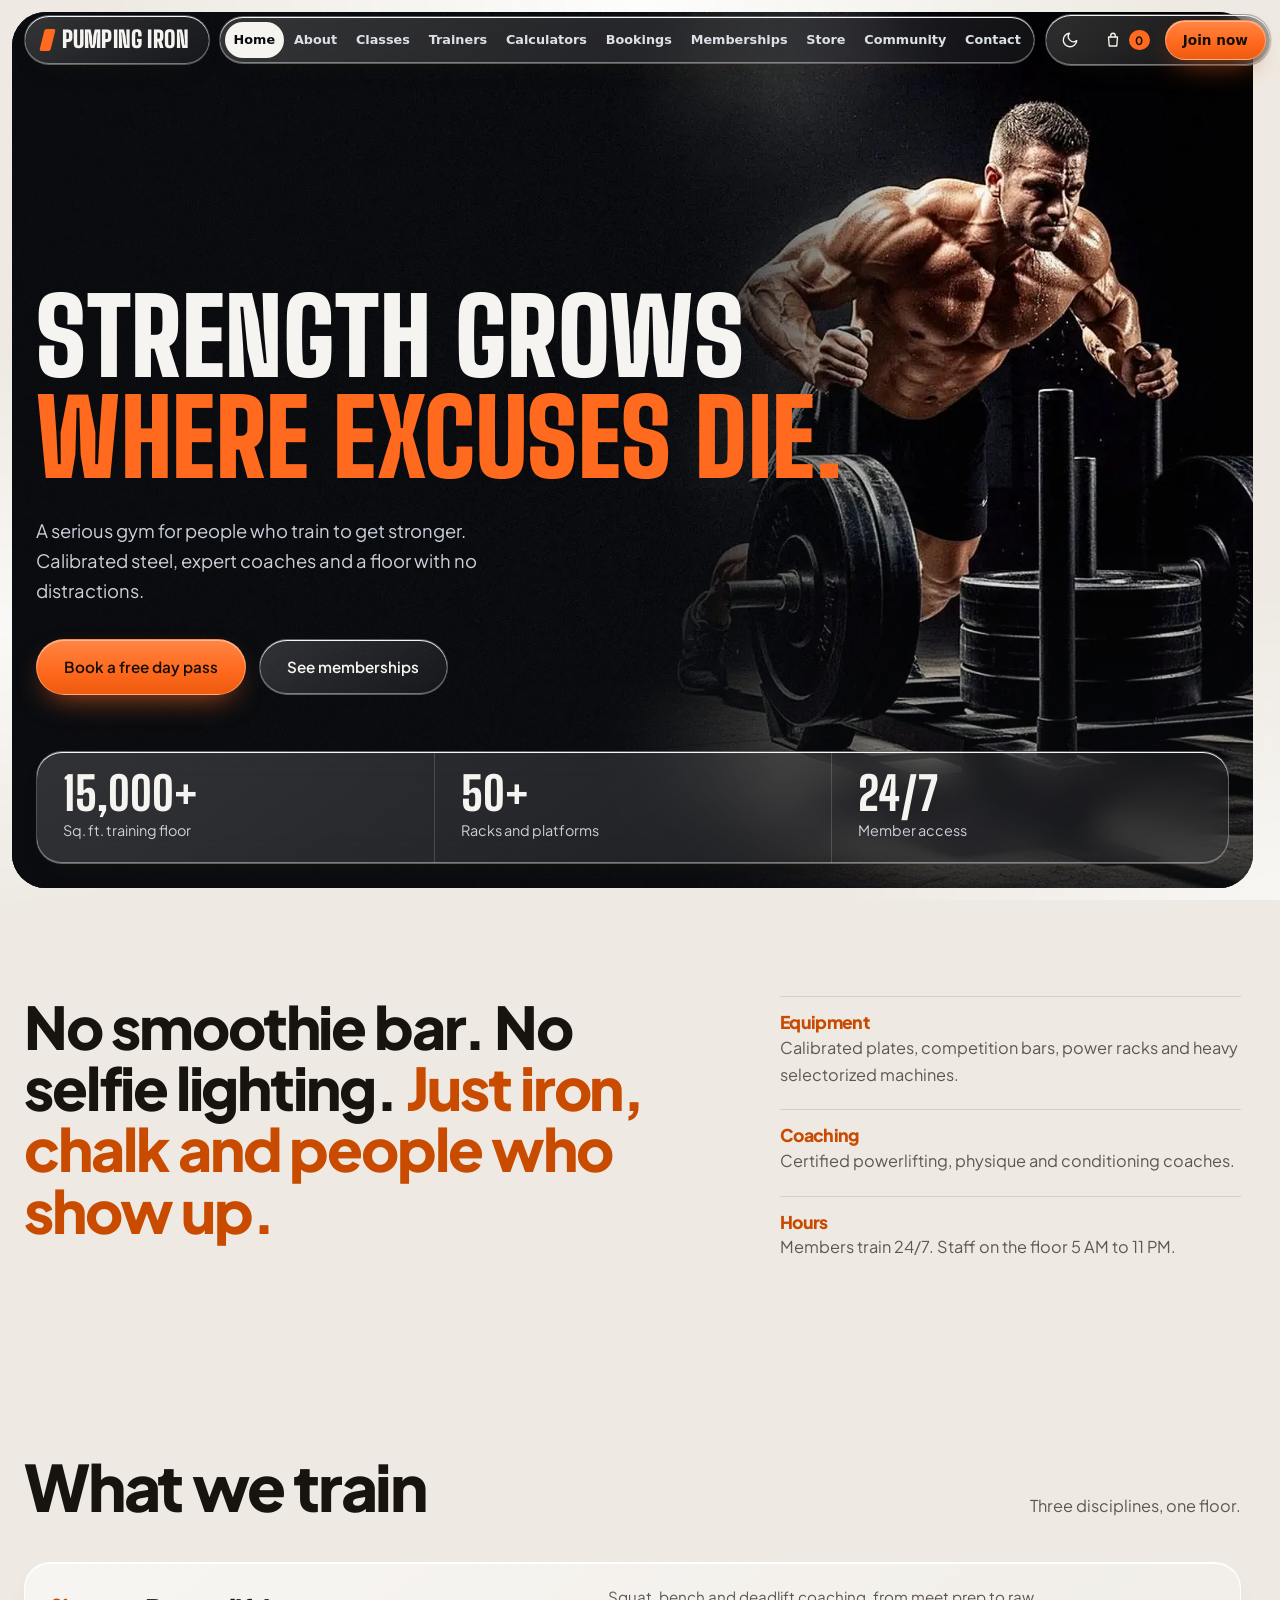
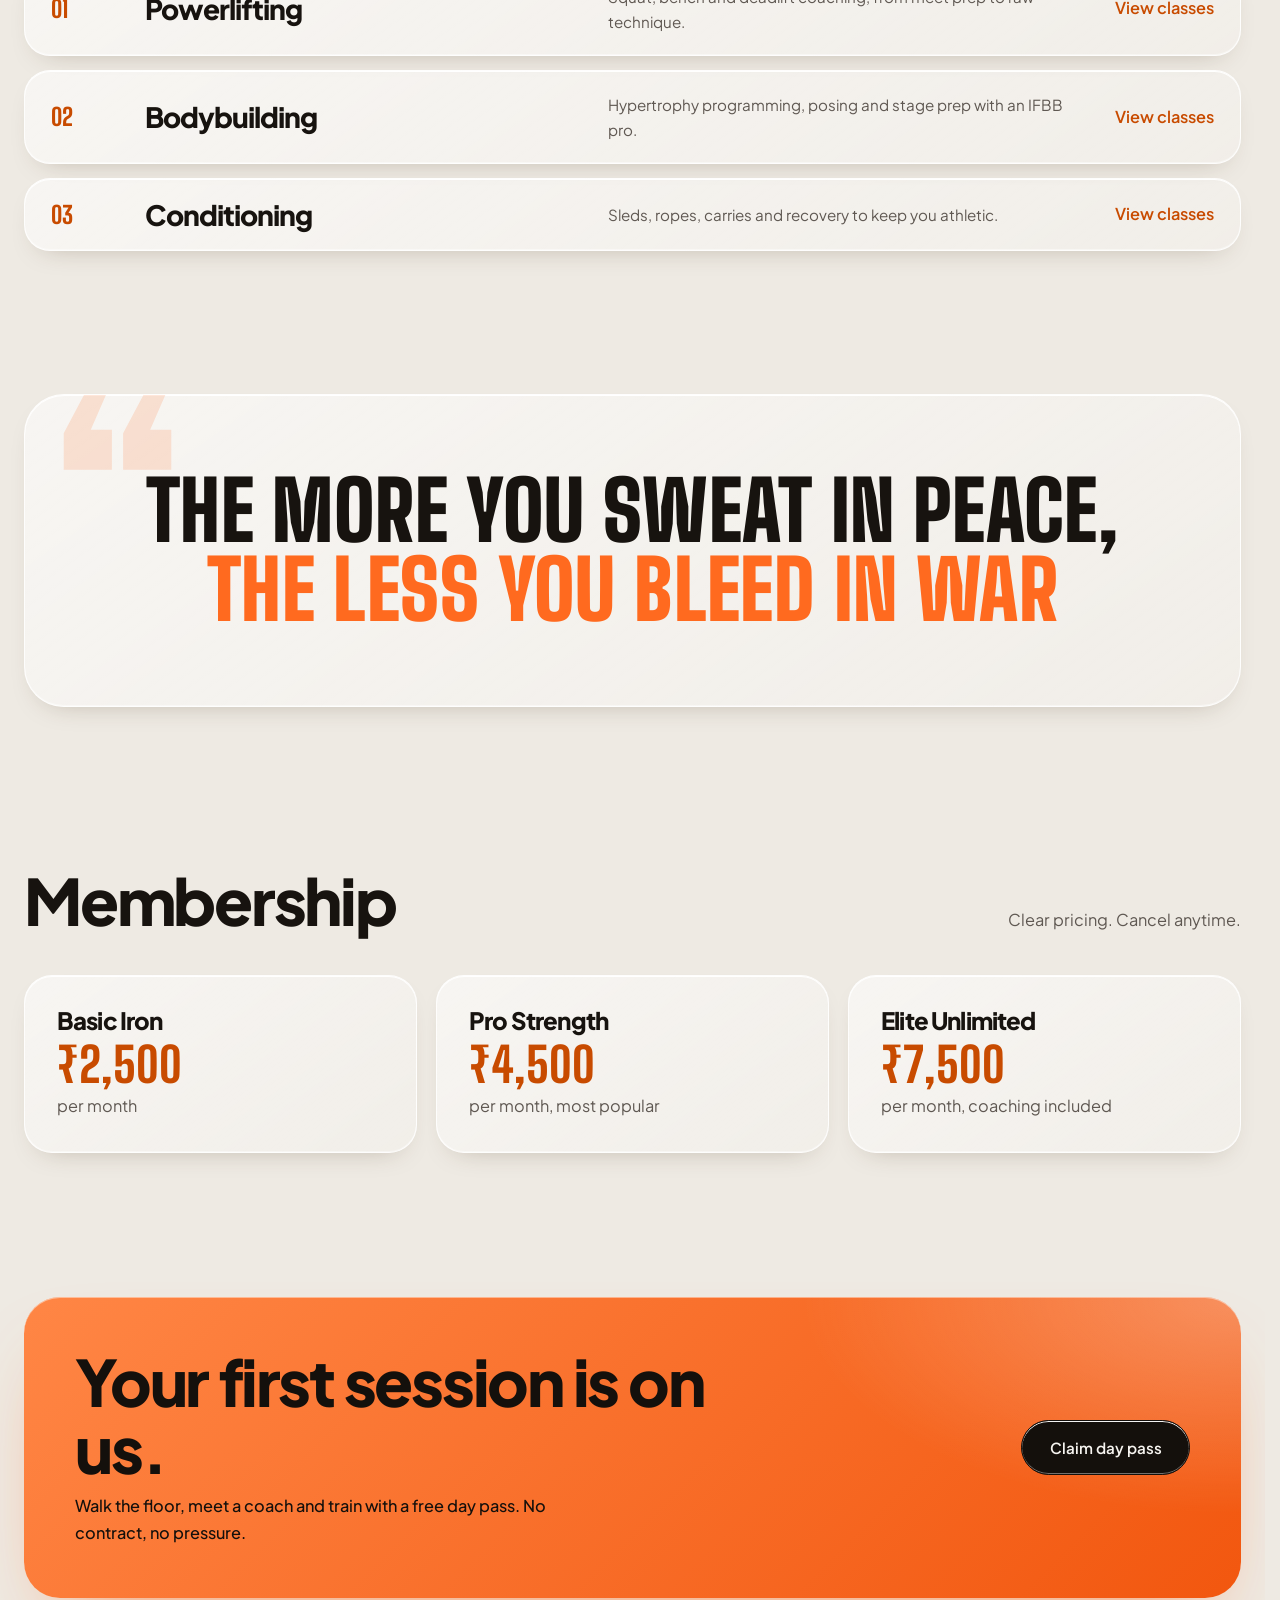
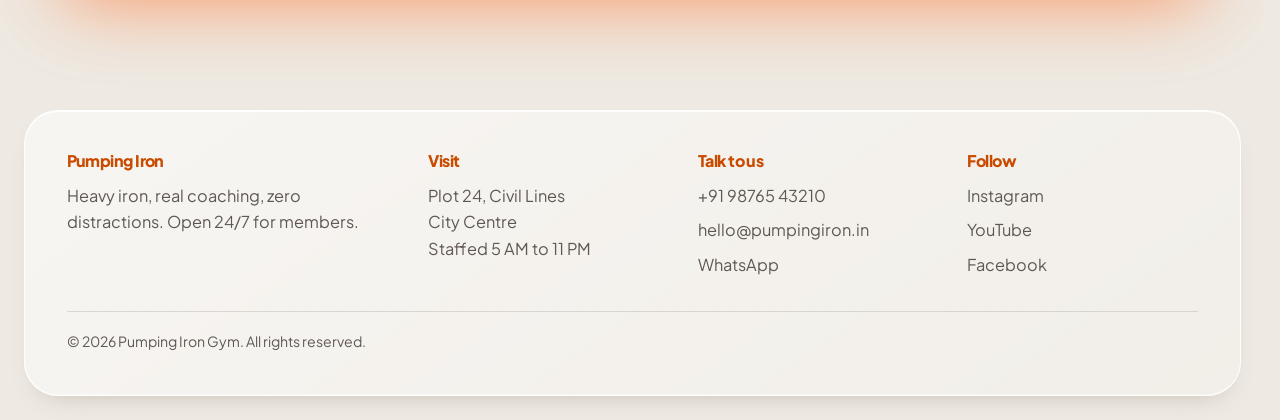
<file: index.html>
<!DOCTYPE html>
<html lang="en">
<head>
<meta charset="UTF-8">
<meta name="viewport" content="width=device-width, initial-scale=1.0">
<title>Strength Grows Where Excuses Die | Pumping Iron Gym</title>
<meta name="description" content="Pumping Iron: heavy iron, real coaching and 24/7 access for serious lifters.">
<meta name="theme-color" content="#0A0C10">
<meta name="color-scheme" content="dark light">
<link rel="icon" href="data:image/svg+xml,%3Csvg xmlns='http://www.w3.org/2000/svg' viewBox='0 0 32 32'%3E%3Crect width='32' height='32' fill='%230A0C10'/%3E%3Cpath d='M11 5h9l-4 22H7z' fill='%23FF6A1F'/%3E%3C/svg%3E">
<link rel="preconnect" href="https://fonts.googleapis.com"><link rel="preconnect" href="https://fonts.gstatic.com" crossorigin>
<link href="https://fonts.googleapis.com/css2?family=Plus+Jakarta+Sans:wght@400..800&family=Big+Shoulders+Display:wght@700..900&display=swap" rel="stylesheet">
<link rel="preload" as="image" href="hero.webp" fetchpriority="high">
<link rel="stylesheet" href="style.css?v=6">
</head>
<body>
<a class="skip" href="#main">Skip to content</a>
<header class="hd"><div class="container">
<a href="index.html" class="logo" aria-label="Pumping Iron home">Pumping Iron</a>
<nav class="dn" aria-label="Main"><a href="index.html" aria-current="page">Home</a><a href="about.html">About</a><a href="classes.html">Classes</a><a href="trainers.html">Trainers</a><a href="calculators.html">Calculators</a><a href="bookings.html">Bookings</a><a href="memberships.html">Memberships</a><a href="store.html">Store</a><a href="community.html">Community</a><a href="contact.html">Contact</a></nav>
<div class="ha"><button class="cartb" aria-label="Open cart">Cart<span class="cn">0</span></button><a class="btn p sm" href="memberships.html">Join now</a>
<button class="mt" aria-label="Open menu" aria-expanded="false">Menu</button></div>
</div></header>
<nav class="mn" aria-label="Mobile"><a href="index.html" aria-current="page">Home</a><a href="about.html">About</a><a href="classes.html">Classes</a><a href="trainers.html">Trainers</a><a href="calculators.html">Calculators</a><a href="bookings.html">Bookings</a><a href="memberships.html">Memberships</a><a href="store.html">Store</a><a href="community.html">Community</a><a href="contact.html">Contact</a></nav>
<main id="main">

<section class="hero"><div class="container hc">
<h1><span class="ln" style="--d:0"><span>Strength grows</span></span><span class="ln o" style="--d:1"><span>where excuses die.</span></span></h1>
<p class="lead">A serious gym for people who train to get stronger. Calibrated steel, expert coaches and a floor with no distractions.</p>
<div class="hb"><a class="btn p" href="bookings.html">Book a free day pass</a><a class="btn" href="memberships.html">See memberships</a></div>
</div>
<div class="hs"><div class="container"><div><b data-count="15000" data-suf="+">0</b><span>Sq. ft. training floor</span></div><div><b data-count="50" data-suf="+">0</b><span>Racks and platforms</span></div><div><b>24/7</b><span>Member access</span></div></div></div>
</section>
<section class="sec"><div class="container"><div class="stm"><h2 class="rv">No smoothie bar. No selfie lighting. <em>Just iron, chalk and people who show up.</em></h2>
<div class="facts rv" style="--d:1"><div><h4>Equipment</h4><p>Calibrated plates, competition bars, power racks and heavy selectorized machines.</p></div><div><h4>Coaching</h4><p>Certified powerlifting, physique and conditioning coaches.</p></div><div><h4>Hours</h4><p>Members train 24/7. Staff on the floor 5 AM to 11 PM.</p></div></div></div></div></section>
<section class="sec"><div class="container"><div class="sh rv"><h2>What we train</h2><p>Three disciplines, one floor.</p></div><div><a class="row rv" href="classes.html" style="--d:0"><span class="n">01</span><h3>Powerlifting</h3><p>Squat, bench and deadlift coaching, from meet prep to raw technique.</p><span class="go">View classes</span></a><a class="row rv" href="classes.html" style="--d:1"><span class="n">02</span><h3>Bodybuilding</h3><p>Hypertrophy programming, posing and stage prep with an IFBB pro.</p><span class="go">View classes</span></a><a class="row rv" href="classes.html" style="--d:2"><span class="n">03</span><h3>Conditioning</h3><p>Sleds, ropes, carries and recovery to keep you athletic.</p><span class="go">View classes</span></a></div></div></section>
<section class="sec qsec"><div class="container"><blockquote class="qt rv"><p><span>THE MORE YOU SWEAT IN PEACE,</span> <span class="o">THE LESS YOU BLEED IN WAR</span></p></blockquote></div></section>
<section class="sec"><div class="container"><div class="sh rv"><h2>Membership</h2><p>Clear pricing. Cancel anytime.</p></div><div class="pv"><a class="rv" href="memberships.html"><h3>Basic Iron</h3><b>&#8377;2,500</b><span>per month</span></a><a class="rv" href="memberships.html"><h3>Pro Strength</h3><b>&#8377;4,500</b><span>per month, most popular</span></a><a class="rv" href="memberships.html"><h3>Elite Unlimited</h3><b>&#8377;7,500</b><span>per month, coaching included</span></a></div></div></section>
<section class="cta"><div class="container rv"><div><h2>Your first session is on us.</h2><p>Walk the floor, meet a coach and train with a free day pass. No contract, no pressure.</p></div><a class="btn" href="bookings.html">Claim day pass</a></div></section>

</main>
<footer class="ft"><div class="container">
<div class="fgrid">
<div><h4>Pumping Iron</h4><p>Heavy iron, real coaching, zero distractions. Open 24/7 for members.</p></div>
<div><h4>Visit</h4><p>Plot 24, Civil Lines<br>City Centre<br>Staffed 5 AM to 11 PM</p></div>
<div><h4>Talk to us</h4><div class="fk"><a href="tel:+919876543210">+91 98765 43210</a><a href="mailto:hello@pumpingiron.in">hello@pumpingiron.in</a><a href="https://wa.me/919876543210">WhatsApp</a></div></div>
<div><h4>Follow</h4><div class="fk"><a href="#">Instagram</a><a href="#">YouTube</a><a href="#">Facebook</a></div></div>
</div>
<div class="fbm">&copy; 2026 Pumping Iron Gym. All rights reserved.</div>
</div></footer>
<script src="main.js?v=6" defer></script>
</body>
</html>
</file>
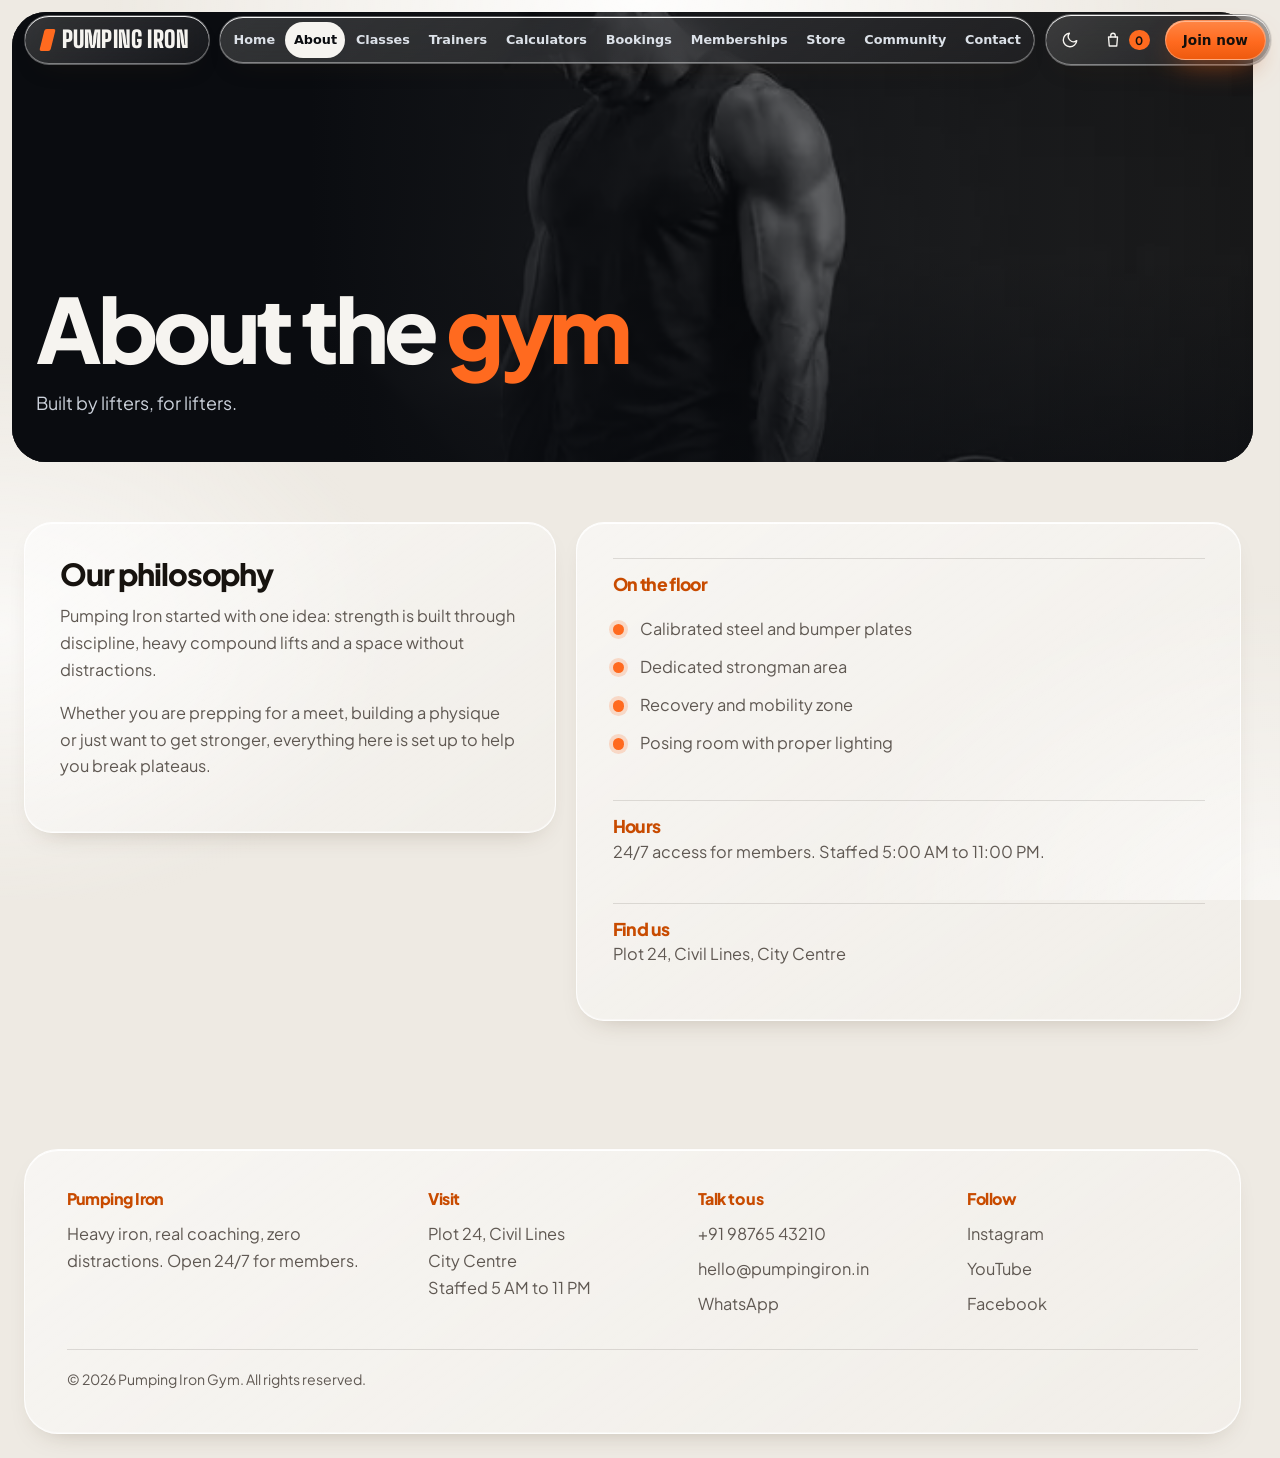
<file: about.html>
<!DOCTYPE html>
<html lang="en">
<head>
<meta charset="UTF-8">
<meta name="viewport" content="width=device-width, initial-scale=1.0">
<title>About | Pumping Iron Gym</title>
<meta name="description" content="The story and philosophy behind Pumping Iron gym.">
<meta name="theme-color" content="#0A0C10">
<meta name="color-scheme" content="dark light">
<link rel="icon" href="data:image/svg+xml,%3Csvg xmlns='http://www.w3.org/2000/svg' viewBox='0 0 32 32'%3E%3Crect width='32' height='32' fill='%230A0C10'/%3E%3Cpath d='M11 5h9l-4 22H7z' fill='%23FF6A1F'/%3E%3C/svg%3E">
<link rel="preconnect" href="https://fonts.googleapis.com"><link rel="preconnect" href="https://fonts.gstatic.com" crossorigin>
<link href="https://fonts.googleapis.com/css2?family=Plus+Jakarta+Sans:wght@400..800&family=Big+Shoulders+Display:wght@700..900&display=swap" rel="stylesheet">
<link rel="preload" as="image" href="img-lifter.webp" fetchpriority="high">
<link rel="stylesheet" href="style.css?v=6">
</head>
<body>
<a class="skip" href="#main">Skip to content</a>
<header class="hd"><div class="container">
<a href="index.html" class="logo" aria-label="Pumping Iron home">Pumping Iron</a>
<nav class="dn" aria-label="Main"><a href="index.html">Home</a><a href="about.html" aria-current="page">About</a><a href="classes.html">Classes</a><a href="trainers.html">Trainers</a><a href="calculators.html">Calculators</a><a href="bookings.html">Bookings</a><a href="memberships.html">Memberships</a><a href="store.html">Store</a><a href="community.html">Community</a><a href="contact.html">Contact</a></nav>
<div class="ha"><button class="cartb" aria-label="Open cart">Cart<span class="cn">0</span></button><a class="btn p sm" href="memberships.html">Join now</a>
<button class="mt" aria-label="Open menu" aria-expanded="false">Menu</button></div>
</div></header>
<nav class="mn" aria-label="Mobile"><a href="index.html">Home</a><a href="about.html" aria-current="page">About</a><a href="classes.html">Classes</a><a href="trainers.html">Trainers</a><a href="calculators.html">Calculators</a><a href="bookings.html">Bookings</a><a href="memberships.html">Memberships</a><a href="store.html">Store</a><a href="community.html">Community</a><a href="contact.html">Contact</a></nav>
<main id="main">
<header class="ph" style="--phi:url(img-lifter.webp)"><div class="container"><h1 class="rv">About the <em>gym</em></h1><p class="rv" style="--d:1">Built by lifters, for lifters.</p></div></header>
<section class="sec" style="border:0"><div class="container"><div class="split">
<div class="rv"><h3>Our philosophy</h3><p>Pumping Iron started with one idea: strength is built through discipline, heavy compound lifts and a space without distractions.</p><p>Whether you are prepping for a meet, building a physique or just want to get stronger, everything here is set up to help you break plateaus.</p></div>
<div class="rv" style="--d:1"><div class="facts"><div><h4>On the floor</h4><ul class="ck"><li>Calibrated steel and bumper plates</li><li>Dedicated strongman area</li><li>Recovery and mobility zone</li><li>Posing room with proper lighting</li></ul></div><div><h4>Hours</h4><p>24/7 access for members. Staffed 5:00 AM to 11:00 PM.</p></div><div><h4>Find us</h4><p>Plot 24, Civil Lines, City Centre</p></div></div></div>
</div></div></section>
</main>
<footer class="ft"><div class="container">
<div class="fgrid">
<div><h4>Pumping Iron</h4><p>Heavy iron, real coaching, zero distractions. Open 24/7 for members.</p></div>
<div><h4>Visit</h4><p>Plot 24, Civil Lines<br>City Centre<br>Staffed 5 AM to 11 PM</p></div>
<div><h4>Talk to us</h4><div class="fk"><a href="tel:+919876543210">+91 98765 43210</a><a href="mailto:hello@pumpingiron.in">hello@pumpingiron.in</a><a href="https://wa.me/919876543210">WhatsApp</a></div></div>
<div><h4>Follow</h4><div class="fk"><a href="#">Instagram</a><a href="#">YouTube</a><a href="#">Facebook</a></div></div>
</div>
<div class="fbm">&copy; 2026 Pumping Iron Gym. All rights reserved.</div>
</div></footer>
<script src="main.js?v=6" defer></script>
</body>
</html>
</file>
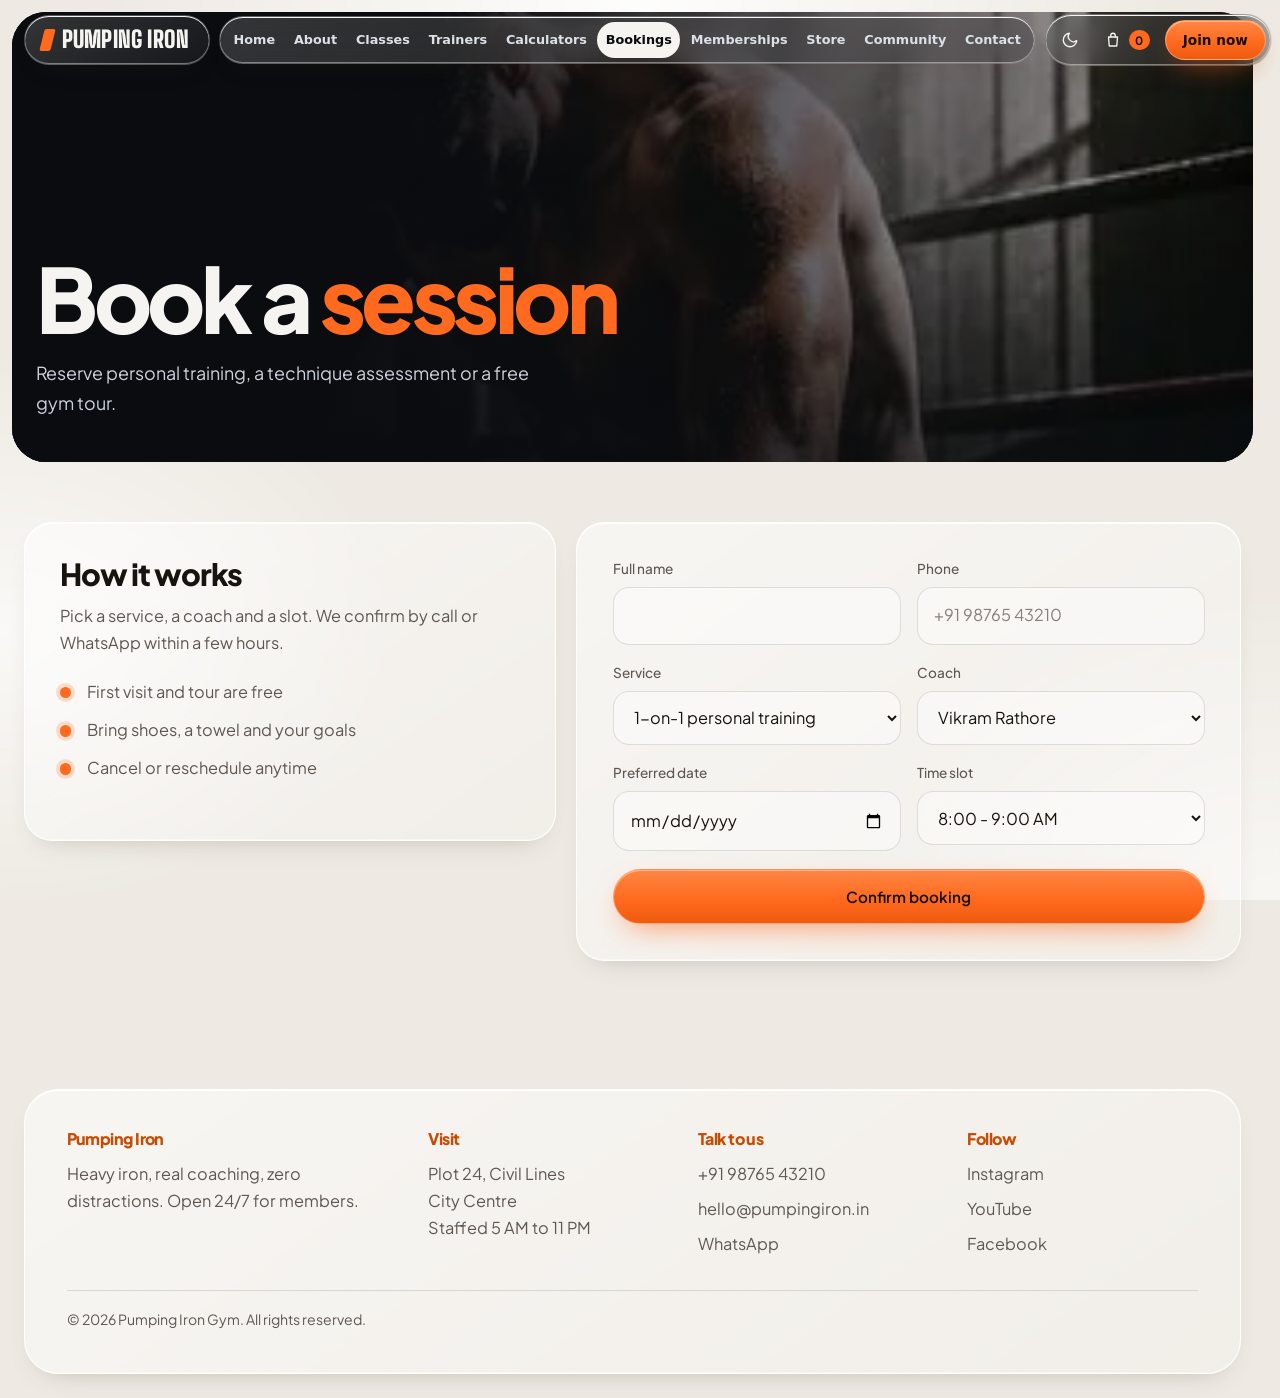
<file: bookings.html>
<!DOCTYPE html>
<html lang="en">
<head>
<meta charset="UTF-8">
<meta name="viewport" content="width=device-width, initial-scale=1.0">
<title>Bookings | Pumping Iron Gym</title>
<meta name="description" content="Book a personal training session, assessment or free gym tour.">
<meta name="theme-color" content="#0A0C10">
<meta name="color-scheme" content="dark light">
<link rel="icon" href="data:image/svg+xml,%3Csvg xmlns='http://www.w3.org/2000/svg' viewBox='0 0 32 32'%3E%3Crect width='32' height='32' fill='%230A0C10'/%3E%3Cpath d='M11 5h9l-4 22H7z' fill='%23FF6A1F'/%3E%3C/svg%3E">
<link rel="preconnect" href="https://fonts.googleapis.com"><link rel="preconnect" href="https://fonts.gstatic.com" crossorigin>
<link href="https://fonts.googleapis.com/css2?family=Plus+Jakarta+Sans:wght@400..800&family=Big+Shoulders+Display:wght@700..900&display=swap" rel="stylesheet">
<link rel="preload" as="image" href="img-boxer.webp" fetchpriority="high">
<link rel="stylesheet" href="style.css?v=6">
</head>
<body>
<a class="skip" href="#main">Skip to content</a>
<header class="hd"><div class="container">
<a href="index.html" class="logo" aria-label="Pumping Iron home">Pumping Iron</a>
<nav class="dn" aria-label="Main"><a href="index.html">Home</a><a href="about.html">About</a><a href="classes.html">Classes</a><a href="trainers.html">Trainers</a><a href="calculators.html">Calculators</a><a href="bookings.html" aria-current="page">Bookings</a><a href="memberships.html">Memberships</a><a href="store.html">Store</a><a href="community.html">Community</a><a href="contact.html">Contact</a></nav>
<div class="ha"><button class="cartb" aria-label="Open cart">Cart<span class="cn">0</span></button><a class="btn p sm" href="memberships.html">Join now</a>
<button class="mt" aria-label="Open menu" aria-expanded="false">Menu</button></div>
</div></header>
<nav class="mn" aria-label="Mobile"><a href="index.html">Home</a><a href="about.html">About</a><a href="classes.html">Classes</a><a href="trainers.html">Trainers</a><a href="calculators.html">Calculators</a><a href="bookings.html" aria-current="page">Bookings</a><a href="memberships.html">Memberships</a><a href="store.html">Store</a><a href="community.html">Community</a><a href="contact.html">Contact</a></nav>
<main id="main">
<header class="ph" style="--phi:url(img-boxer.webp)"><div class="container"><h1 class="rv">Book a <em>session</em></h1><p class="rv" style="--d:1">Reserve personal training, a technique assessment or a free gym tour.</p></div></header>
<section class="sec" style="border:0"><div class="container"><div class="split">
<div class="rv"><h3>How it works</h3><p>Pick a service, a coach and a slot. We confirm by call or WhatsApp within a few hours.</p><ul class="ck"><li>First visit and tour are free</li><li>Bring shoes, a towel and your goals</li><li>Cancel or reschedule anytime</li></ul></div>
<form class="rv" style="--d:1" data-toast="Booking request sent. We will contact you to confirm.">
<div class="fr"><div class="fg"><label for="n1">Full name</label><input id="n1" required autocomplete="name"></div><div class="fg"><label for="p1">Phone</label><input id="p1" type="tel" required autocomplete="tel" placeholder="+91 98765 43210"></div></div>
<div class="fr"><div class="fg"><label for="s1">Service</label><select id="s1"><option>1-on-1 personal training</option><option>Powerlifting technique assessment</option><option>Body composition and diet audit</option><option>Free gym tour and day pass</option></select></div><div class="fg"><label for="c1">Coach</label><select id="c1"><option>Vikram Rathore</option><option>Meera Kapoor</option><option>Arjun Chauhan</option><option>Any available coach</option></select></div></div><div class="fr"><div class="fg"><label for="d1">Preferred date</label><input id="d1" type="date" required></div><div class="fg"><label for="t1">Time slot</label><select id="t1"><option>8:00 - 9:00 AM</option><option>11:00 AM - 12:00 PM</option><option>4:00 - 5:00 PM</option><option>7:00 - 8:00 PM</option></select></div></div>
<button class="btn p b">Confirm booking</button></form></div></div></section>
</main>
<footer class="ft"><div class="container">
<div class="fgrid">
<div><h4>Pumping Iron</h4><p>Heavy iron, real coaching, zero distractions. Open 24/7 for members.</p></div>
<div><h4>Visit</h4><p>Plot 24, Civil Lines<br>City Centre<br>Staffed 5 AM to 11 PM</p></div>
<div><h4>Talk to us</h4><div class="fk"><a href="tel:+919876543210">+91 98765 43210</a><a href="mailto:hello@pumpingiron.in">hello@pumpingiron.in</a><a href="https://wa.me/919876543210">WhatsApp</a></div></div>
<div><h4>Follow</h4><div class="fk"><a href="#">Instagram</a><a href="#">YouTube</a><a href="#">Facebook</a></div></div>
</div>
<div class="fbm">&copy; 2026 Pumping Iron Gym. All rights reserved.</div>
</div></footer>
<script src="main.js?v=6" defer></script>
</body>
</html>
</file>
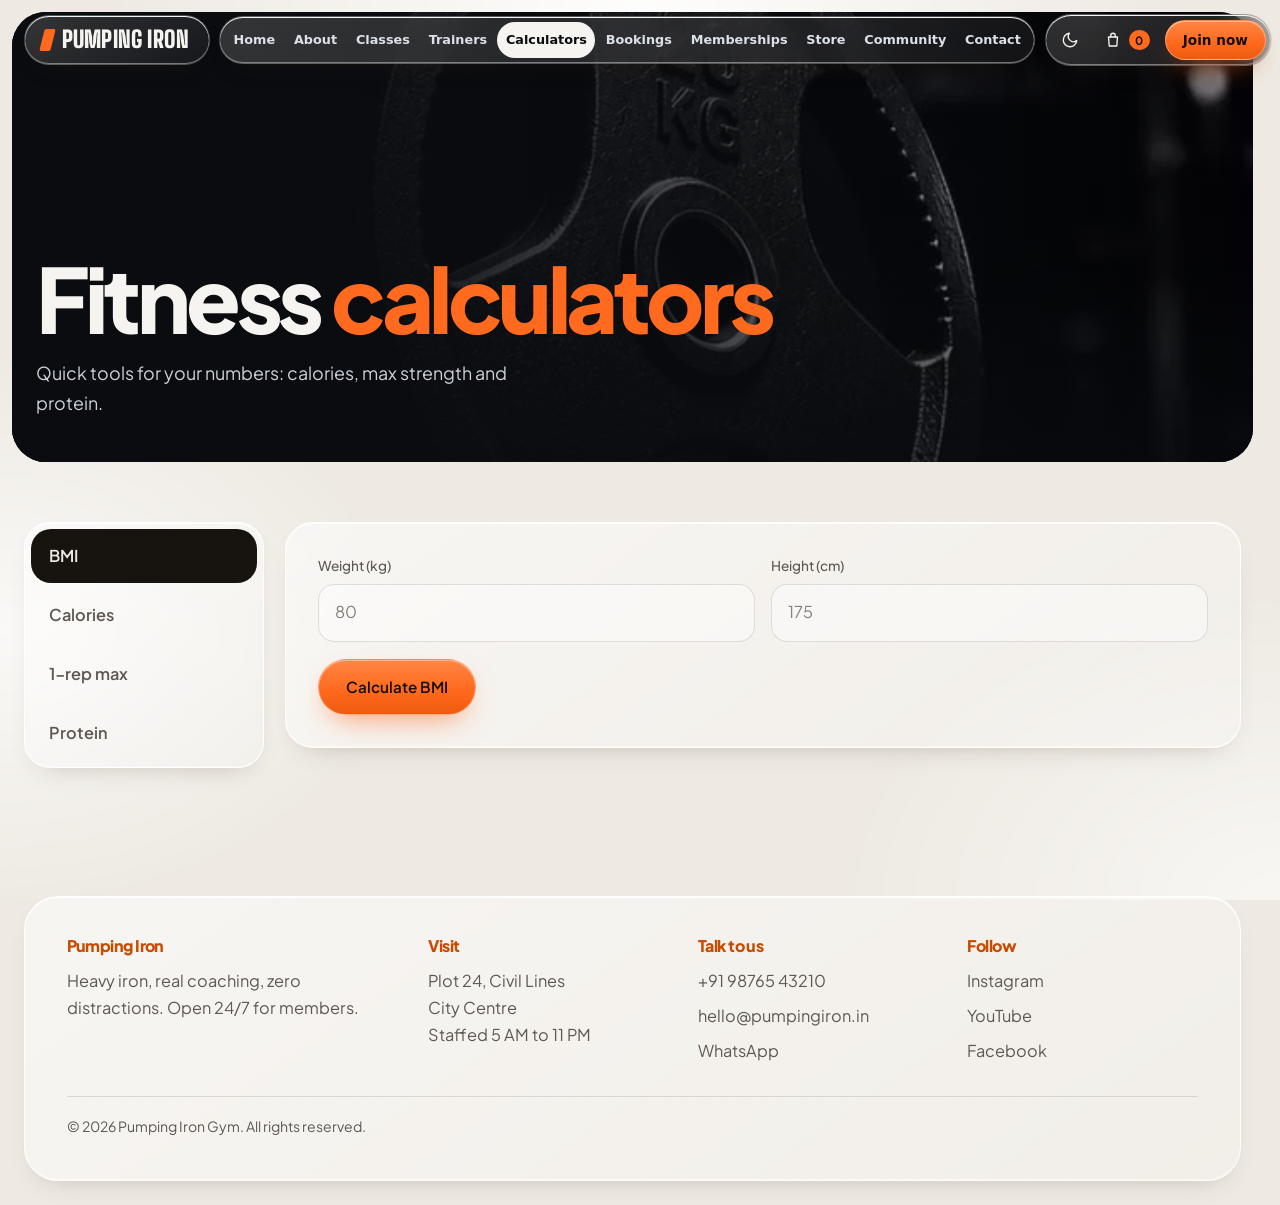
<file: calculators.html>
<!DOCTYPE html>
<html lang="en">
<head>
<meta charset="UTF-8">
<meta name="viewport" content="width=device-width, initial-scale=1.0">
<title>Calculators | Pumping Iron Gym</title>
<meta name="description" content="Free BMI, calorie, 1-rep max and protein calculators.">
<meta name="theme-color" content="#0A0C10">
<meta name="color-scheme" content="dark light">
<link rel="icon" href="data:image/svg+xml,%3Csvg xmlns='http://www.w3.org/2000/svg' viewBox='0 0 32 32'%3E%3Crect width='32' height='32' fill='%230A0C10'/%3E%3Cpath d='M11 5h9l-4 22H7z' fill='%23FF6A1F'/%3E%3C/svg%3E">
<link rel="preconnect" href="https://fonts.googleapis.com"><link rel="preconnect" href="https://fonts.gstatic.com" crossorigin>
<link href="https://fonts.googleapis.com/css2?family=Plus+Jakarta+Sans:wght@400..800&family=Big+Shoulders+Display:wght@700..900&display=swap" rel="stylesheet">
<link rel="preload" as="image" href="img-plate.webp" fetchpriority="high">
<link rel="stylesheet" href="style.css?v=6">
</head>
<body>
<a class="skip" href="#main">Skip to content</a>
<header class="hd"><div class="container">
<a href="index.html" class="logo" aria-label="Pumping Iron home">Pumping Iron</a>
<nav class="dn" aria-label="Main"><a href="index.html">Home</a><a href="about.html">About</a><a href="classes.html">Classes</a><a href="trainers.html">Trainers</a><a href="calculators.html" aria-current="page">Calculators</a><a href="bookings.html">Bookings</a><a href="memberships.html">Memberships</a><a href="store.html">Store</a><a href="community.html">Community</a><a href="contact.html">Contact</a></nav>
<div class="ha"><button class="cartb" aria-label="Open cart">Cart<span class="cn">0</span></button><a class="btn p sm" href="memberships.html">Join now</a>
<button class="mt" aria-label="Open menu" aria-expanded="false">Menu</button></div>
</div></header>
<nav class="mn" aria-label="Mobile"><a href="index.html">Home</a><a href="about.html">About</a><a href="classes.html">Classes</a><a href="trainers.html">Trainers</a><a href="calculators.html" aria-current="page">Calculators</a><a href="bookings.html">Bookings</a><a href="memberships.html">Memberships</a><a href="store.html">Store</a><a href="community.html">Community</a><a href="contact.html">Contact</a></nav>
<main id="main">
<header class="ph" style="--phi:url(img-plate.webp)"><div class="container"><h1 class="rv">Fitness <em>calculators</em></h1><p class="rv" style="--d:1">Quick tools for your numbers: calories, max strength and protein.</p></div></header>
<section class="sec" style="border:0"><div class="container"><div class="cw">
<div class="cts rv"><button class="ct on" data-t="bmi">BMI</button><button class="ct" data-t="tdee">Calories</button><button class="ct" data-t="orm">1-rep max</button><button class="ct" data-t="pro">Protein</button></div>
<div>
<div class="cp on" id="c-bmi"><form data-calc="bmi"><div class="fr"><div class="fg"><label for="bw">Weight (kg)</label><input id="bw" type="number" step="any" placeholder="80"></div><div class="fg"><label for="bh">Height (cm)</label><input id="bh" type="number" step="any" placeholder="175"></div></div><button class="btn p">Calculate BMI</button><div class="cr" aria-live="polite"></div></form></div>
<div class="cp" id="c-tdee"><form data-calc="tdee"><div class="fr"><div class="fg"><label for="tw">Weight (kg)</label><input id="tw" type="number" step="any" placeholder="80"></div><div class="fg"><label for="th">Height (cm)</label><input id="th" type="number" step="any" placeholder="175"></div></div><div class="fr"><div class="fg"><label for="ta">Age</label><input id="ta" type="number" step="any" placeholder="25"></div><div class="fg"><label for="ts">Sex</label><select id="ts"><option value="5" selected>Male</option><option value="-161">Female</option></select></div></div><div class="fg"><label for="tm">Activity level</label><select id="tm"><option value="1.2">Sedentary (little or no exercise)</option><option value="1.375">Light (1-3 days/week)</option><option value="1.55" selected>Moderate (3-5 days/week)</option><option value="1.725">Very active (6-7 days/week)</option></select></div><button class="btn p">Calculate calories</button><div class="cr" aria-live="polite"></div></form></div>
<div class="cp" id="c-orm"><form data-calc="orm"><div class="fr"><div class="fg"><label for="ow">Weight lifted (kg)</label><input id="ow" type="number" step="any" placeholder="100"></div><div class="fg"><label for="or">Reps performed</label><input id="or" type="number" step="any" placeholder="5"></div></div><button class="btn p">Calculate 1RM</button><div class="cr" aria-live="polite"></div></form></div>
<div class="cp" id="c-pro"><form data-calc="pro"><div class="fr"><div class="fg"><label for="pw">Body weight (kg)</label><input id="pw" type="number" step="any" placeholder="80"></div><div class="fg"><label for="pg">Goal</label><select id="pg"><option value="1.6">Maintain (1.6 g/kg)</option><option value="2.2" selected>Build muscle (2.2 g/kg)</option><option value="2.4">Cut or recomp (2.4 g/kg)</option></select></div></div><button class="btn p">Calculate protein</button><div class="cr" aria-live="polite"></div></form></div>
</div></div></div></section>
</main>
<footer class="ft"><div class="container">
<div class="fgrid">
<div><h4>Pumping Iron</h4><p>Heavy iron, real coaching, zero distractions. Open 24/7 for members.</p></div>
<div><h4>Visit</h4><p>Plot 24, Civil Lines<br>City Centre<br>Staffed 5 AM to 11 PM</p></div>
<div><h4>Talk to us</h4><div class="fk"><a href="tel:+919876543210">+91 98765 43210</a><a href="mailto:hello@pumpingiron.in">hello@pumpingiron.in</a><a href="https://wa.me/919876543210">WhatsApp</a></div></div>
<div><h4>Follow</h4><div class="fk"><a href="#">Instagram</a><a href="#">YouTube</a><a href="#">Facebook</a></div></div>
</div>
<div class="fbm">&copy; 2026 Pumping Iron Gym. All rights reserved.</div>
</div></footer>
<script src="main.js?v=6" defer></script>
</body>
</html>
</file>
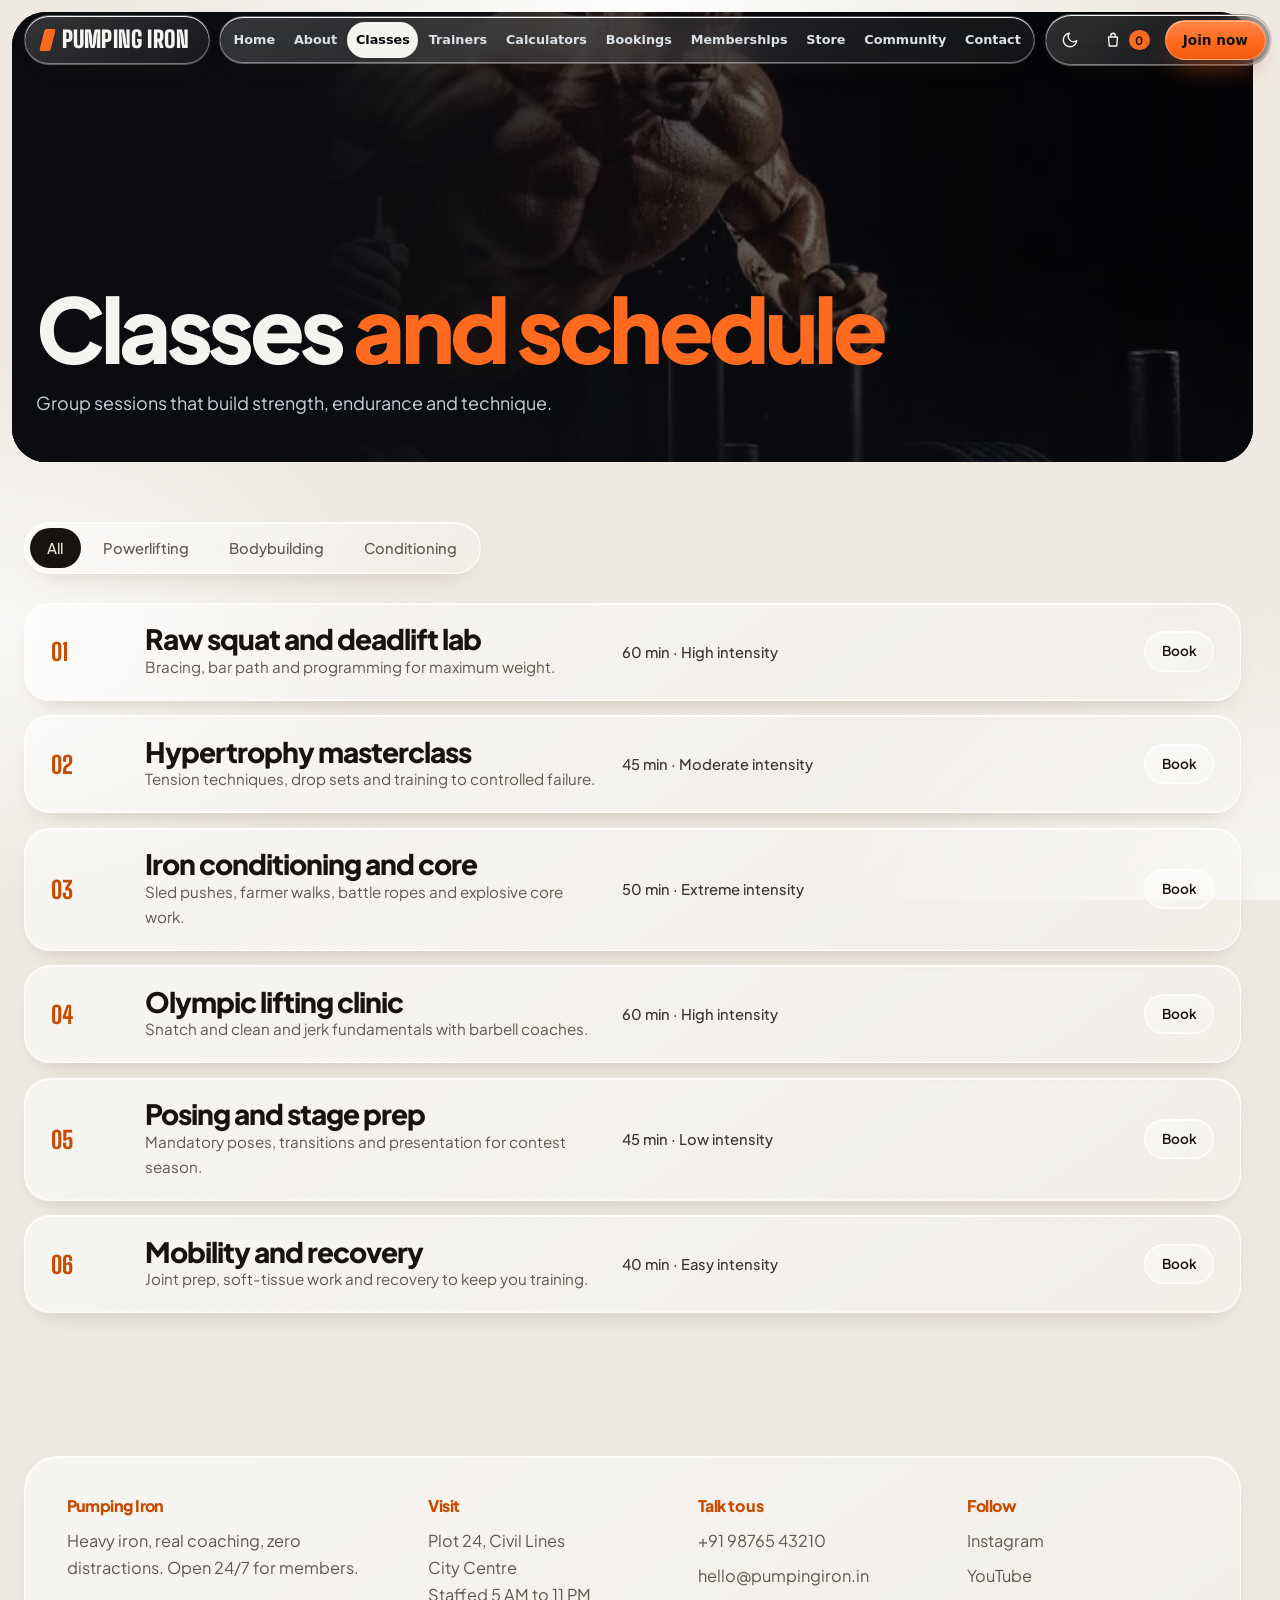
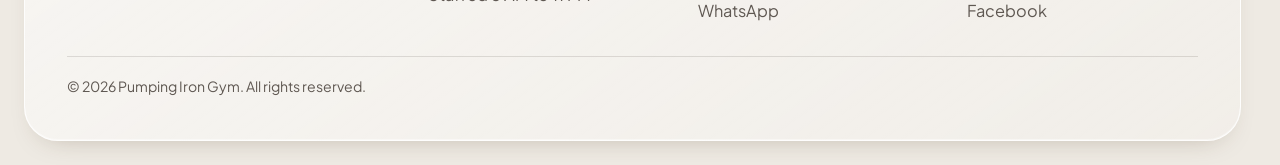
<file: classes.html>
<!DOCTYPE html>
<html lang="en">
<head>
<meta charset="UTF-8">
<meta name="viewport" content="width=device-width, initial-scale=1.0">
<title>Classes | Pumping Iron Gym</title>
<meta name="description" content="Group strength, bodybuilding and conditioning classes at Pumping Iron.">
<meta name="theme-color" content="#0A0C10">
<meta name="color-scheme" content="dark light">
<link rel="icon" href="data:image/svg+xml,%3Csvg xmlns='http://www.w3.org/2000/svg' viewBox='0 0 32 32'%3E%3Crect width='32' height='32' fill='%230A0C10'/%3E%3Cpath d='M11 5h9l-4 22H7z' fill='%23FF6A1F'/%3E%3C/svg%3E">
<link rel="preconnect" href="https://fonts.googleapis.com"><link rel="preconnect" href="https://fonts.gstatic.com" crossorigin>
<link href="https://fonts.googleapis.com/css2?family=Plus+Jakarta+Sans:wght@400..800&family=Big+Shoulders+Display:wght@700..900&display=swap" rel="stylesheet">
<link rel="preload" as="image" href="img-sled.webp" fetchpriority="high">
<link rel="stylesheet" href="style.css?v=6">
</head>
<body>
<a class="skip" href="#main">Skip to content</a>
<header class="hd"><div class="container">
<a href="index.html" class="logo" aria-label="Pumping Iron home">Pumping Iron</a>
<nav class="dn" aria-label="Main"><a href="index.html">Home</a><a href="about.html">About</a><a href="classes.html" aria-current="page">Classes</a><a href="trainers.html">Trainers</a><a href="calculators.html">Calculators</a><a href="bookings.html">Bookings</a><a href="memberships.html">Memberships</a><a href="store.html">Store</a><a href="community.html">Community</a><a href="contact.html">Contact</a></nav>
<div class="ha"><button class="cartb" aria-label="Open cart">Cart<span class="cn">0</span></button><a class="btn p sm" href="memberships.html">Join now</a>
<button class="mt" aria-label="Open menu" aria-expanded="false">Menu</button></div>
</div></header>
<nav class="mn" aria-label="Mobile"><a href="index.html">Home</a><a href="about.html">About</a><a href="classes.html" aria-current="page">Classes</a><a href="trainers.html">Trainers</a><a href="calculators.html">Calculators</a><a href="bookings.html">Bookings</a><a href="memberships.html">Memberships</a><a href="store.html">Store</a><a href="community.html">Community</a><a href="contact.html">Contact</a></nav>
<main id="main">
<header class="ph" style="--phi:url(img-sled.webp)"><div class="container"><h1 class="rv">Classes <em>and schedule</em></h1><p class="rv" style="--d:1">Group sessions that build strength, endurance and technique.</p></div></header>
<section class="sec" style="border:0"><div class="container"><div class="fl rv"><button class="fb on" data-f="all">All</button><button class="fb" data-f="powerlifting">Powerlifting</button><button class="fb" data-f="bodybuilding">Bodybuilding</button><button class="fb" data-f="conditioning">Conditioning</button></div><div class="rows"><div class="row rv" data-cat="powerlifting"><span class="n">01</span><div><h3>Raw squat and deadlift lab</h3><p>Bracing, bar path and programming for maximum weight.</p></div><span class="mt2">60 min &middot; High intensity</span><a class="btn sm" href="bookings.html">Book</a></div><div class="row rv" data-cat="bodybuilding"><span class="n">02</span><div><h3>Hypertrophy masterclass</h3><p>Tension techniques, drop sets and training to controlled failure.</p></div><span class="mt2">45 min &middot; Moderate intensity</span><a class="btn sm" href="bookings.html">Book</a></div><div class="row rv" data-cat="conditioning"><span class="n">03</span><div><h3>Iron conditioning and core</h3><p>Sled pushes, farmer walks, battle ropes and explosive core work.</p></div><span class="mt2">50 min &middot; Extreme intensity</span><a class="btn sm" href="bookings.html">Book</a></div><div class="row rv" data-cat="powerlifting"><span class="n">04</span><div><h3>Olympic lifting clinic</h3><p>Snatch and clean and jerk fundamentals with barbell coaches.</p></div><span class="mt2">60 min &middot; High intensity</span><a class="btn sm" href="bookings.html">Book</a></div><div class="row rv" data-cat="bodybuilding"><span class="n">05</span><div><h3>Posing and stage prep</h3><p>Mandatory poses, transitions and presentation for contest season.</p></div><span class="mt2">45 min &middot; Low intensity</span><a class="btn sm" href="bookings.html">Book</a></div><div class="row rv" data-cat="conditioning"><span class="n">06</span><div><h3>Mobility and recovery</h3><p>Joint prep, soft-tissue work and recovery to keep you training.</p></div><span class="mt2">40 min &middot; Easy intensity</span><a class="btn sm" href="bookings.html">Book</a></div></div></div></section>
</main>
<footer class="ft"><div class="container">
<div class="fgrid">
<div><h4>Pumping Iron</h4><p>Heavy iron, real coaching, zero distractions. Open 24/7 for members.</p></div>
<div><h4>Visit</h4><p>Plot 24, Civil Lines<br>City Centre<br>Staffed 5 AM to 11 PM</p></div>
<div><h4>Talk to us</h4><div class="fk"><a href="tel:+919876543210">+91 98765 43210</a><a href="mailto:hello@pumpingiron.in">hello@pumpingiron.in</a><a href="https://wa.me/919876543210">WhatsApp</a></div></div>
<div><h4>Follow</h4><div class="fk"><a href="#">Instagram</a><a href="#">YouTube</a><a href="#">Facebook</a></div></div>
</div>
<div class="fbm">&copy; 2026 Pumping Iron Gym. All rights reserved.</div>
</div></footer>
<script src="main.js?v=6" defer></script>
</body>
</html>
</file>
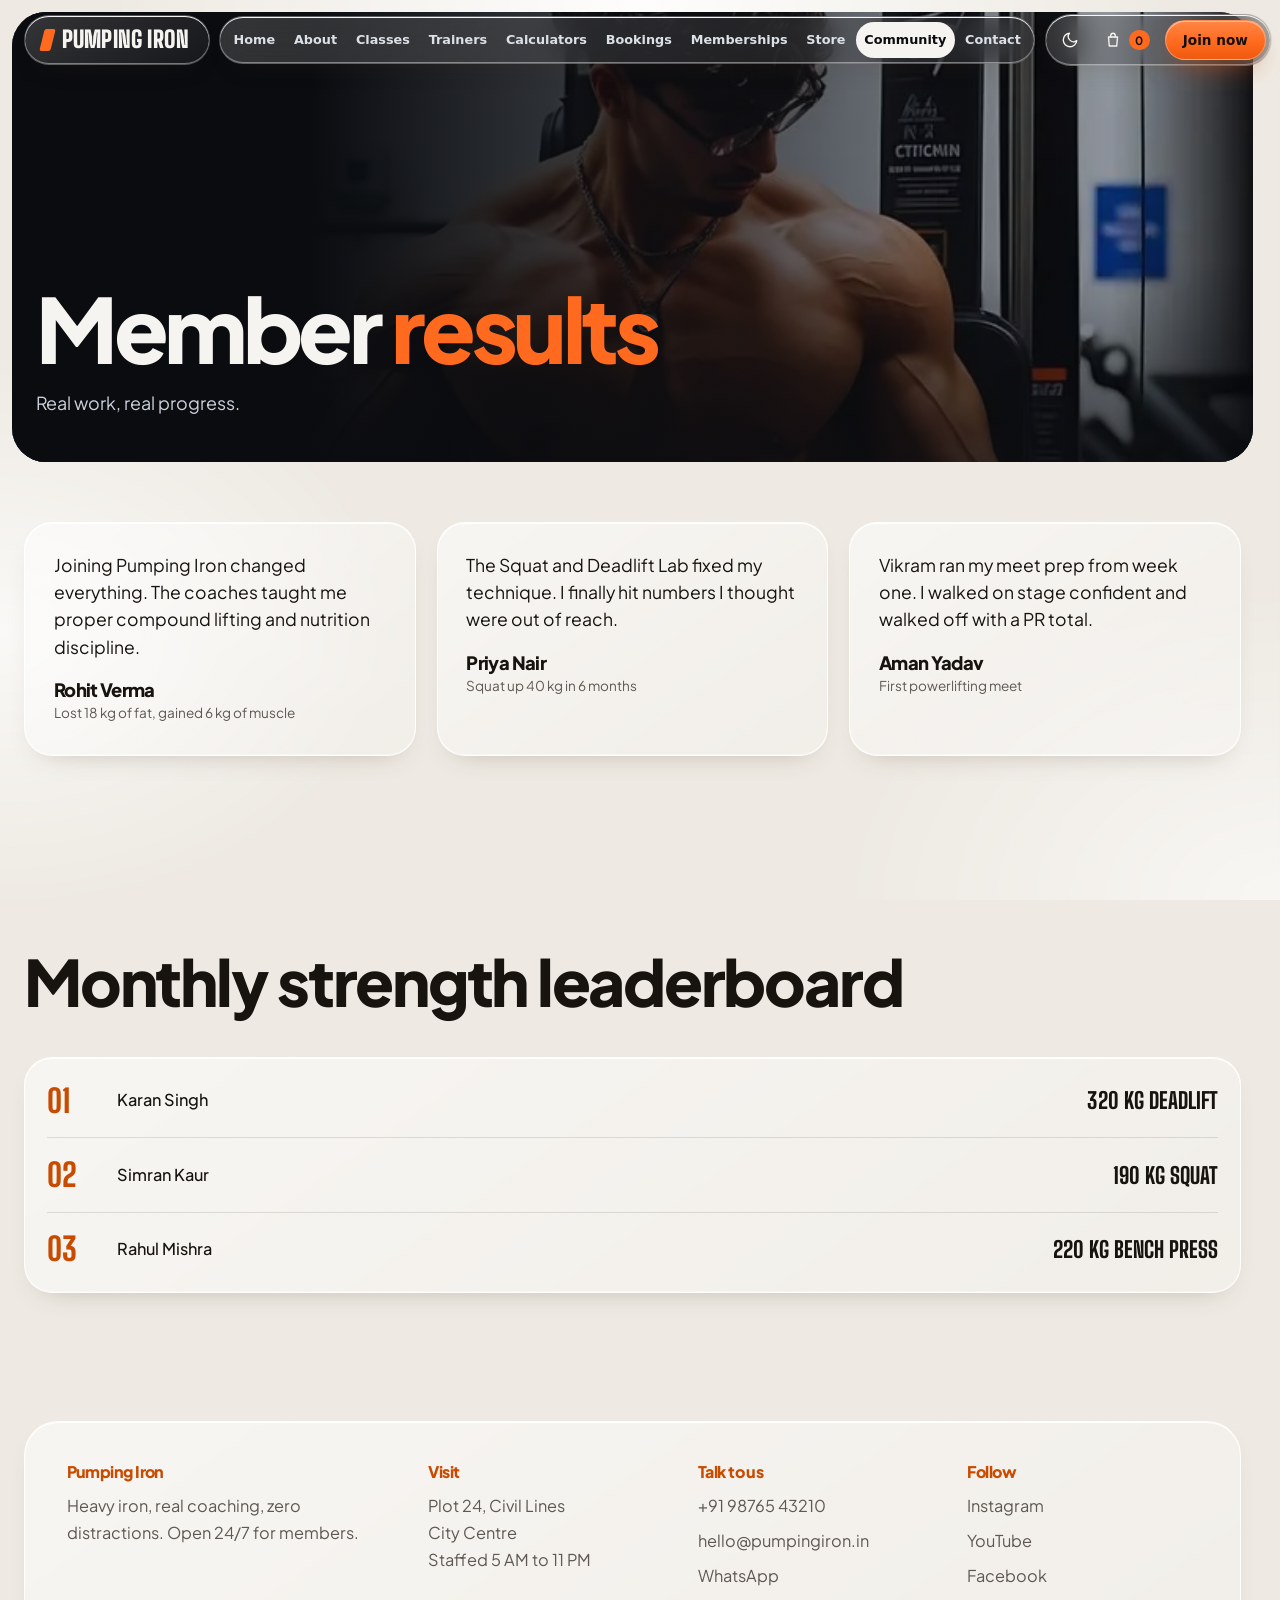
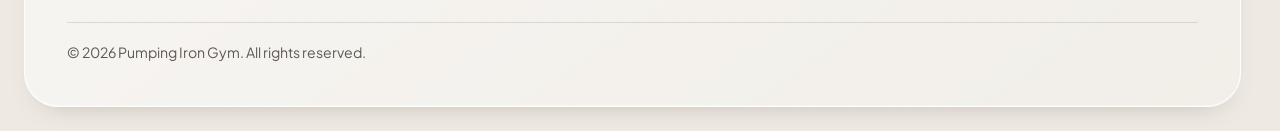
<file: community.html>
<!DOCTYPE html>
<html lang="en">
<head>
<meta charset="UTF-8">
<meta name="viewport" content="width=device-width, initial-scale=1.0">
<title>Community | Pumping Iron Gym</title>
<meta name="description" content="Member transformations and the monthly strength leaderboard.">
<meta name="theme-color" content="#0A0C10">
<meta name="color-scheme" content="dark light">
<link rel="icon" href="data:image/svg+xml,%3Csvg xmlns='http://www.w3.org/2000/svg' viewBox='0 0 32 32'%3E%3Crect width='32' height='32' fill='%230A0C10'/%3E%3Cpath d='M11 5h9l-4 22H7z' fill='%23FF6A1F'/%3E%3C/svg%3E">
<link rel="preconnect" href="https://fonts.googleapis.com"><link rel="preconnect" href="https://fonts.gstatic.com" crossorigin>
<link href="https://fonts.googleapis.com/css2?family=Plus+Jakarta+Sans:wght@400..800&family=Big+Shoulders+Display:wght@700..900&display=swap" rel="stylesheet">
<link rel="preload" as="image" href="img-physique.webp" fetchpriority="high">
<link rel="stylesheet" href="style.css?v=6">
</head>
<body>
<a class="skip" href="#main">Skip to content</a>
<header class="hd"><div class="container">
<a href="index.html" class="logo" aria-label="Pumping Iron home">Pumping Iron</a>
<nav class="dn" aria-label="Main"><a href="index.html">Home</a><a href="about.html">About</a><a href="classes.html">Classes</a><a href="trainers.html">Trainers</a><a href="calculators.html">Calculators</a><a href="bookings.html">Bookings</a><a href="memberships.html">Memberships</a><a href="store.html">Store</a><a href="community.html" aria-current="page">Community</a><a href="contact.html">Contact</a></nav>
<div class="ha"><button class="cartb" aria-label="Open cart">Cart<span class="cn">0</span></button><a class="btn p sm" href="memberships.html">Join now</a>
<button class="mt" aria-label="Open menu" aria-expanded="false">Menu</button></div>
</div></header>
<nav class="mn" aria-label="Mobile"><a href="index.html">Home</a><a href="about.html">About</a><a href="classes.html">Classes</a><a href="trainers.html">Trainers</a><a href="calculators.html">Calculators</a><a href="bookings.html">Bookings</a><a href="memberships.html">Memberships</a><a href="store.html">Store</a><a href="community.html" aria-current="page">Community</a><a href="contact.html">Contact</a></nav>
<main id="main">
<header class="ph" style="--phi:url(img-physique.webp)"><div class="container"><h1 class="rv">Member <em>results</em></h1><p class="rv" style="--d:1">Real work, real progress.</p></div></header>
<section class="sec" style="border:0"><div class="container"><div class="g3"><div class="q rv" style="--d:0"><p>Joining Pumping Iron changed everything. The coaches taught me proper compound lifting and nutrition discipline.</p><h4>Rohit Verma</h4><small>Lost 18 kg of fat, gained 6 kg of muscle</small></div><div class="q rv" style="--d:1"><p>The Squat and Deadlift Lab fixed my technique. I finally hit numbers I thought were out of reach.</p><h4>Priya Nair</h4><small>Squat up 40 kg in 6 months</small></div><div class="q rv" style="--d:2"><p>Vikram ran my meet prep from week one. I walked on stage confident and walked off with a PR total.</p><h4>Aman Yadav</h4><small>First powerlifting meet</small></div></div></div></section>
<section class="sec"><div class="container"><div class="sh rv"><h2>Monthly strength leaderboard</h2></div><ul class="lb rv"><li><em>01</em><span>Karan Singh</span><strong>320 kg deadlift</strong></li><li><em>02</em><span>Simran Kaur</span><strong>190 kg squat</strong></li><li><em>03</em><span>Rahul Mishra</span><strong>220 kg bench press</strong></li></ul></div></section>
</main>
<footer class="ft"><div class="container">
<div class="fgrid">
<div><h4>Pumping Iron</h4><p>Heavy iron, real coaching, zero distractions. Open 24/7 for members.</p></div>
<div><h4>Visit</h4><p>Plot 24, Civil Lines<br>City Centre<br>Staffed 5 AM to 11 PM</p></div>
<div><h4>Talk to us</h4><div class="fk"><a href="tel:+919876543210">+91 98765 43210</a><a href="mailto:hello@pumpingiron.in">hello@pumpingiron.in</a><a href="https://wa.me/919876543210">WhatsApp</a></div></div>
<div><h4>Follow</h4><div class="fk"><a href="#">Instagram</a><a href="#">YouTube</a><a href="#">Facebook</a></div></div>
</div>
<div class="fbm">&copy; 2026 Pumping Iron Gym. All rights reserved.</div>
</div></footer>
<script src="main.js?v=6" defer></script>
</body>
</html>
</file>
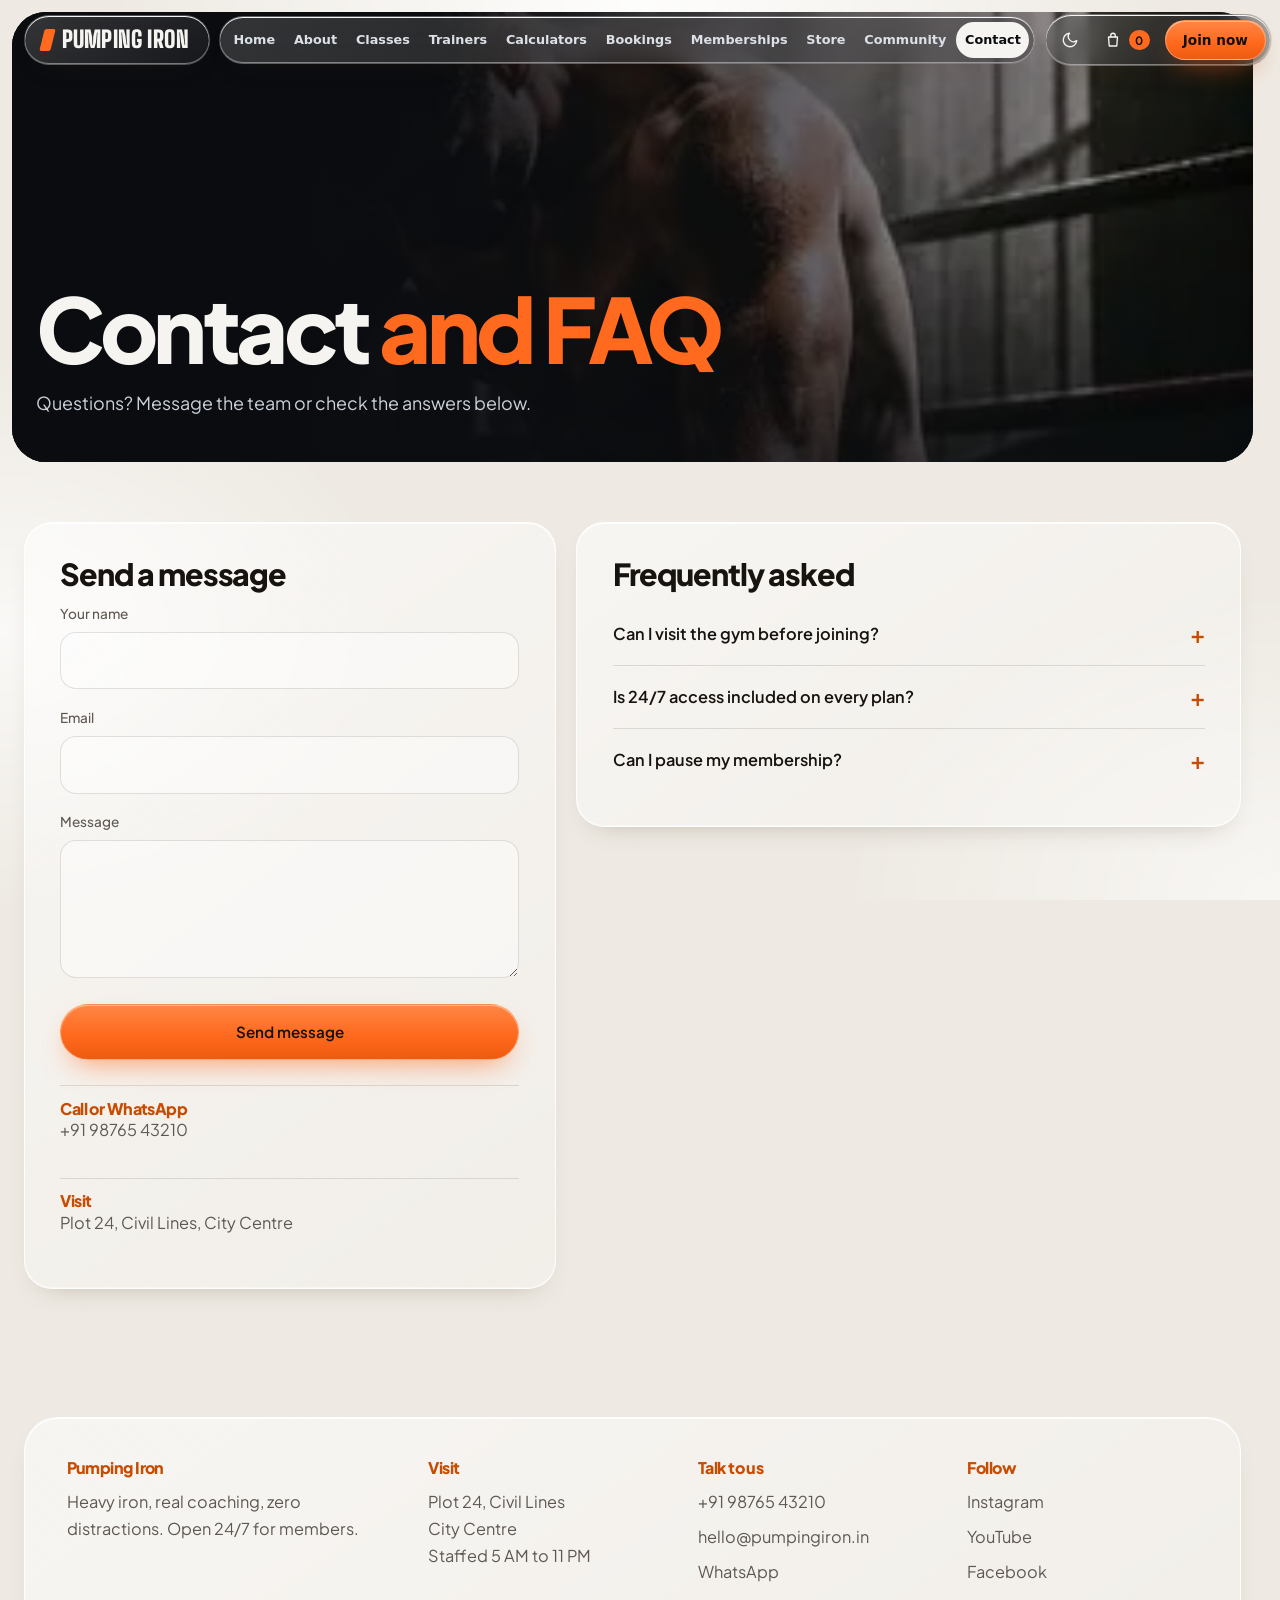
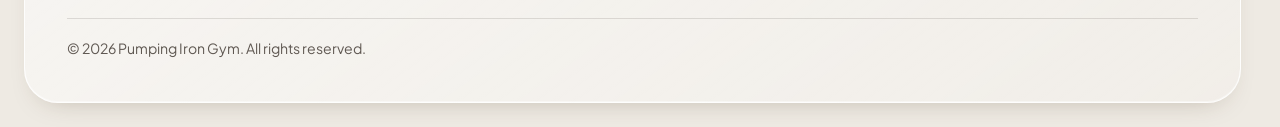
<file: contact.html>
<!DOCTYPE html>
<html lang="en">
<head>
<meta charset="UTF-8">
<meta name="viewport" content="width=device-width, initial-scale=1.0">
<title>Contact | Pumping Iron Gym</title>
<meta name="description" content="Contact Pumping Iron or read our frequently asked questions.">
<meta name="theme-color" content="#0A0C10">
<meta name="color-scheme" content="dark light">
<link rel="icon" href="data:image/svg+xml,%3Csvg xmlns='http://www.w3.org/2000/svg' viewBox='0 0 32 32'%3E%3Crect width='32' height='32' fill='%230A0C10'/%3E%3Cpath d='M11 5h9l-4 22H7z' fill='%23FF6A1F'/%3E%3C/svg%3E">
<link rel="preconnect" href="https://fonts.googleapis.com"><link rel="preconnect" href="https://fonts.gstatic.com" crossorigin>
<link href="https://fonts.googleapis.com/css2?family=Plus+Jakarta+Sans:wght@400..800&family=Big+Shoulders+Display:wght@700..900&display=swap" rel="stylesheet">
<link rel="preload" as="image" href="img-boxer.webp" fetchpriority="high">
<link rel="stylesheet" href="style.css?v=6">
</head>
<body>
<a class="skip" href="#main">Skip to content</a>
<header class="hd"><div class="container">
<a href="index.html" class="logo" aria-label="Pumping Iron home">Pumping Iron</a>
<nav class="dn" aria-label="Main"><a href="index.html">Home</a><a href="about.html">About</a><a href="classes.html">Classes</a><a href="trainers.html">Trainers</a><a href="calculators.html">Calculators</a><a href="bookings.html">Bookings</a><a href="memberships.html">Memberships</a><a href="store.html">Store</a><a href="community.html">Community</a><a href="contact.html" aria-current="page">Contact</a></nav>
<div class="ha"><button class="cartb" aria-label="Open cart">Cart<span class="cn">0</span></button><a class="btn p sm" href="memberships.html">Join now</a>
<button class="mt" aria-label="Open menu" aria-expanded="false">Menu</button></div>
</div></header>
<nav class="mn" aria-label="Mobile"><a href="index.html">Home</a><a href="about.html">About</a><a href="classes.html">Classes</a><a href="trainers.html">Trainers</a><a href="calculators.html">Calculators</a><a href="bookings.html">Bookings</a><a href="memberships.html">Memberships</a><a href="store.html">Store</a><a href="community.html">Community</a><a href="contact.html" aria-current="page">Contact</a></nav>
<main id="main">
<header class="ph" style="--phi:url(img-boxer.webp)"><div class="container"><h1 class="rv">Contact <em>and FAQ</em></h1><p class="rv" style="--d:1">Questions? Message the team or check the answers below.</p></div></header>
<section class="sec" style="border:0"><div class="container"><div class="split">
<div class="rv"><h3>Send a message</h3><form data-toast="Message sent. Our team will reply shortly."><div class="fg"><label for="n2">Your name</label><input id="n2" required autocomplete="name"></div><div class="fg"><label for="e2">Email</label><input id="e2" type="email" required autocomplete="email"></div><div class="fg"><label for="m2">Message</label><textarea id="m2" rows="4" required></textarea></div><button class="btn p b">Send message</button></form>
<div class="info"><div><h4>Call or WhatsApp</h4><p>+91 98765 43210</p></div><div><h4>Visit</h4><p>Plot 24, Civil Lines, City Centre</p></div></div></div>
<div class="rv" style="--d:1"><h3>Frequently asked</h3><div class="fq"><button aria-expanded="false">Can I visit the gym before joining?</button><div class="fa"><div><p>Yes. Book a free gym tour and day pass on our Bookings page.</p></div></div></div><div class="fq"><button aria-expanded="false">Is 24/7 access included on every plan?</button><div class="fa"><div><p>Yes. All tiers include secure keycard entry so you can train whenever you want.</p></div></div></div><div class="fq"><button aria-expanded="false">Can I pause my membership?</button><div class="fa"><div><p>Yes. Members can freeze for up to 3 months per year for travel or injury.</p></div></div></div></div></div></div></section>
</main>
<footer class="ft"><div class="container">
<div class="fgrid">
<div><h4>Pumping Iron</h4><p>Heavy iron, real coaching, zero distractions. Open 24/7 for members.</p></div>
<div><h4>Visit</h4><p>Plot 24, Civil Lines<br>City Centre<br>Staffed 5 AM to 11 PM</p></div>
<div><h4>Talk to us</h4><div class="fk"><a href="tel:+919876543210">+91 98765 43210</a><a href="mailto:hello@pumpingiron.in">hello@pumpingiron.in</a><a href="https://wa.me/919876543210">WhatsApp</a></div></div>
<div><h4>Follow</h4><div class="fk"><a href="#">Instagram</a><a href="#">YouTube</a><a href="#">Facebook</a></div></div>
</div>
<div class="fbm">&copy; 2026 Pumping Iron Gym. All rights reserved.</div>
</div></footer>
<script src="main.js?v=6" defer></script>
</body>
</html>
</file>
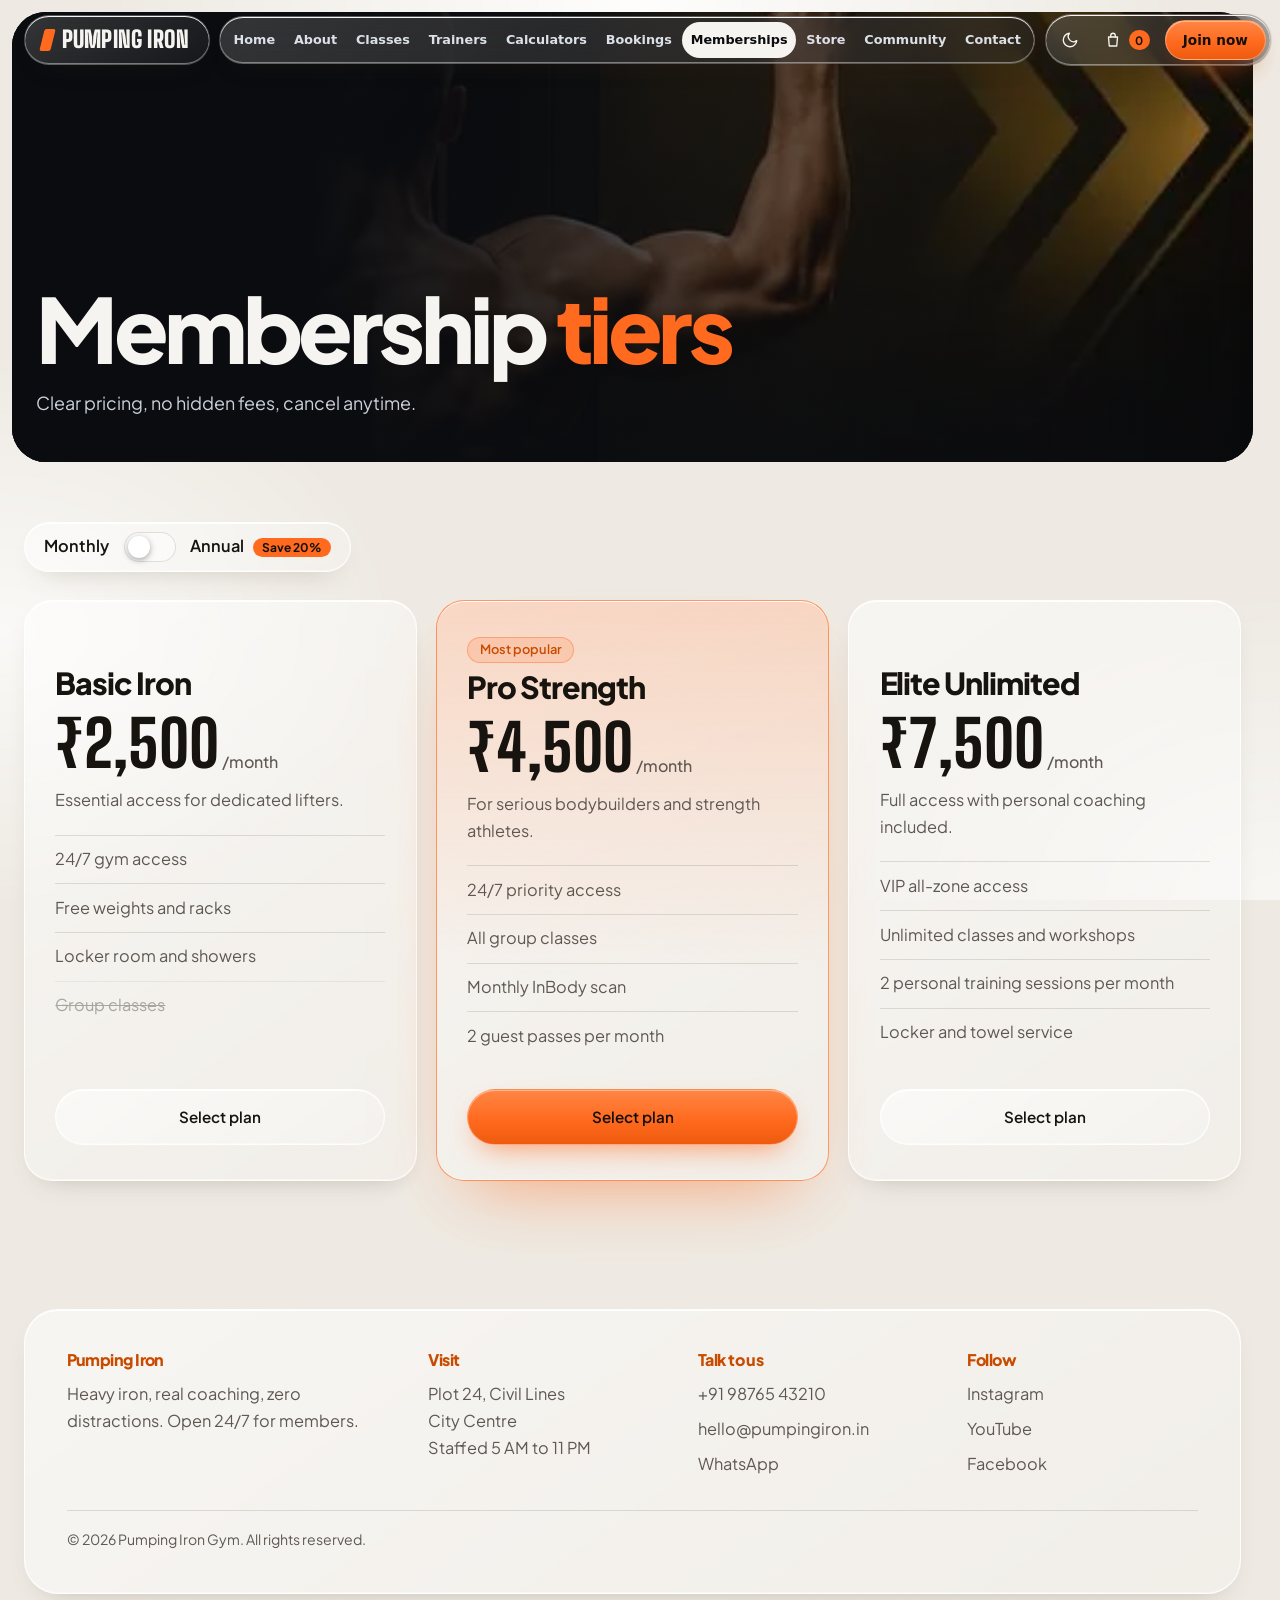
<file: memberships.html>
<!DOCTYPE html>
<html lang="en">
<head>
<meta charset="UTF-8">
<meta name="viewport" content="width=device-width, initial-scale=1.0">
<title>Memberships | Pumping Iron Gym</title>
<meta name="description" content="Membership plans: Basic Iron, Pro Strength and Elite Unlimited.">
<meta name="theme-color" content="#0A0C10">
<meta name="color-scheme" content="dark light">
<link rel="icon" href="data:image/svg+xml,%3Csvg xmlns='http://www.w3.org/2000/svg' viewBox='0 0 32 32'%3E%3Crect width='32' height='32' fill='%230A0C10'/%3E%3Cpath d='M11 5h9l-4 22H7z' fill='%23FF6A1F'/%3E%3C/svg%3E">
<link rel="preconnect" href="https://fonts.googleapis.com"><link rel="preconnect" href="https://fonts.gstatic.com" crossorigin>
<link href="https://fonts.googleapis.com/css2?family=Plus+Jakarta+Sans:wght@400..800&family=Big+Shoulders+Display:wght@700..900&display=swap" rel="stylesheet">
<link rel="preload" as="image" href="img-lat.webp" fetchpriority="high">
<link rel="stylesheet" href="style.css?v=6">
</head>
<body>
<a class="skip" href="#main">Skip to content</a>
<header class="hd"><div class="container">
<a href="index.html" class="logo" aria-label="Pumping Iron home">Pumping Iron</a>
<nav class="dn" aria-label="Main"><a href="index.html">Home</a><a href="about.html">About</a><a href="classes.html">Classes</a><a href="trainers.html">Trainers</a><a href="calculators.html">Calculators</a><a href="bookings.html">Bookings</a><a href="memberships.html" aria-current="page">Memberships</a><a href="store.html">Store</a><a href="community.html">Community</a><a href="contact.html">Contact</a></nav>
<div class="ha"><button class="cartb" aria-label="Open cart">Cart<span class="cn">0</span></button><a class="btn p sm" href="memberships.html">Join now</a>
<button class="mt" aria-label="Open menu" aria-expanded="false">Menu</button></div>
</div></header>
<nav class="mn" aria-label="Mobile"><a href="index.html">Home</a><a href="about.html">About</a><a href="classes.html">Classes</a><a href="trainers.html">Trainers</a><a href="calculators.html">Calculators</a><a href="bookings.html">Bookings</a><a href="memberships.html" aria-current="page">Memberships</a><a href="store.html">Store</a><a href="community.html">Community</a><a href="contact.html">Contact</a></nav>
<main id="main">
<header class="ph" style="--phi:url(img-lat.webp)"><div class="container"><h1 class="rv">Membership <em>tiers</em></h1><p class="rv" style="--d:1">Clear pricing, no hidden fees, cancel anytime.</p></div></header>
<section class="sec" style="border:0"><div class="container"><div class="bt rv"><span>Monthly</span><label class="sw"><input type="checkbox" id="bt" aria-label="Switch to annual billing"><span class="sl"></span></label><span>Annual <span class="sv">Save 20%</span></span></div>
<div class="plans"><div class="plan rv" style="--d:0" data-m="₹2,500" data-a="₹2,000"><div class="tag"></div><h3>Basic Iron</h3><div class="pr"><span class="amt">₹2,500</span><small> /month</small></div><div class="bn" hidden>Billed annually</div><p>Essential access for dedicated lifters.</p><ul class="pf"><li class="">24/7 gym access</li><li class="">Free weights and racks</li><li class="">Locker room and showers</li><li class="no">Group classes</li></ul><button class="btn b" onclick="openCheckout('Basic Iron')">Select plan</button></div><div class="plan rv f" style="--d:1" data-m="₹4,500" data-a="₹3,600"><div class="tag">Most popular</div><h3>Pro Strength</h3><div class="pr"><span class="amt">₹4,500</span><small> /month</small></div><div class="bn" hidden>Billed annually</div><p>For serious bodybuilders and strength athletes.</p><ul class="pf"><li class="">24/7 priority access</li><li class="">All group classes</li><li class="">Monthly InBody scan</li><li class="">2 guest passes per month</li></ul><button class="btn p b" onclick="openCheckout('Pro Strength')">Select plan</button></div><div class="plan rv" style="--d:2" data-m="₹7,500" data-a="₹6,000"><div class="tag"></div><h3>Elite Unlimited</h3><div class="pr"><span class="amt">₹7,500</span><small> /month</small></div><div class="bn" hidden>Billed annually</div><p>Full access with personal coaching included.</p><ul class="pf"><li class="">VIP all-zone access</li><li class="">Unlimited classes and workshops</li><li class="">2 personal training sessions per month</li><li class="">Locker and towel service</li></ul><button class="btn b" onclick="openCheckout('Elite Unlimited')">Select plan</button></div></div></div></section>
</main>
<footer class="ft"><div class="container">
<div class="fgrid">
<div><h4>Pumping Iron</h4><p>Heavy iron, real coaching, zero distractions. Open 24/7 for members.</p></div>
<div><h4>Visit</h4><p>Plot 24, Civil Lines<br>City Centre<br>Staffed 5 AM to 11 PM</p></div>
<div><h4>Talk to us</h4><div class="fk"><a href="tel:+919876543210">+91 98765 43210</a><a href="mailto:hello@pumpingiron.in">hello@pumpingiron.in</a><a href="https://wa.me/919876543210">WhatsApp</a></div></div>
<div><h4>Follow</h4><div class="fk"><a href="#">Instagram</a><a href="#">YouTube</a><a href="#">Facebook</a></div></div>
</div>
<div class="fbm">&copy; 2026 Pumping Iron Gym. All rights reserved.</div>
</div></footer>
<script src="main.js?v=6" defer></script>
</body>
</html>
</file>
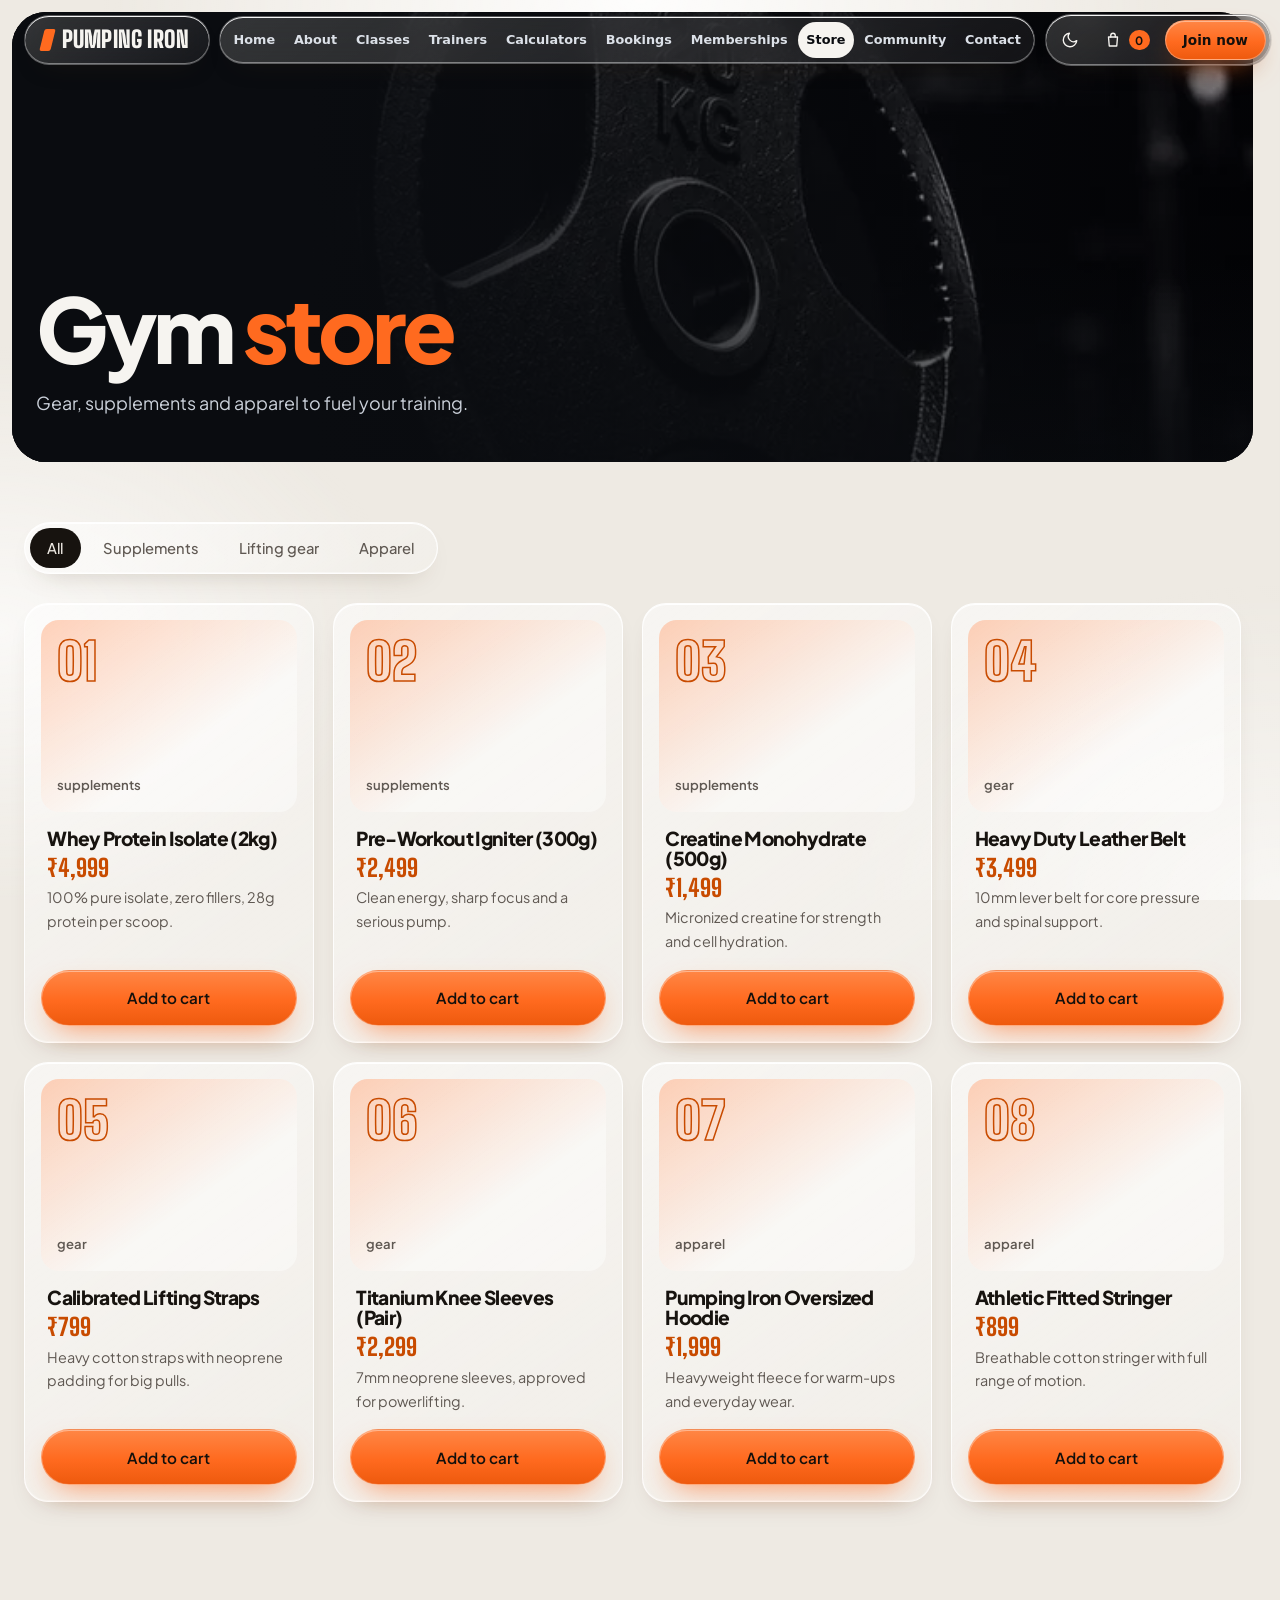
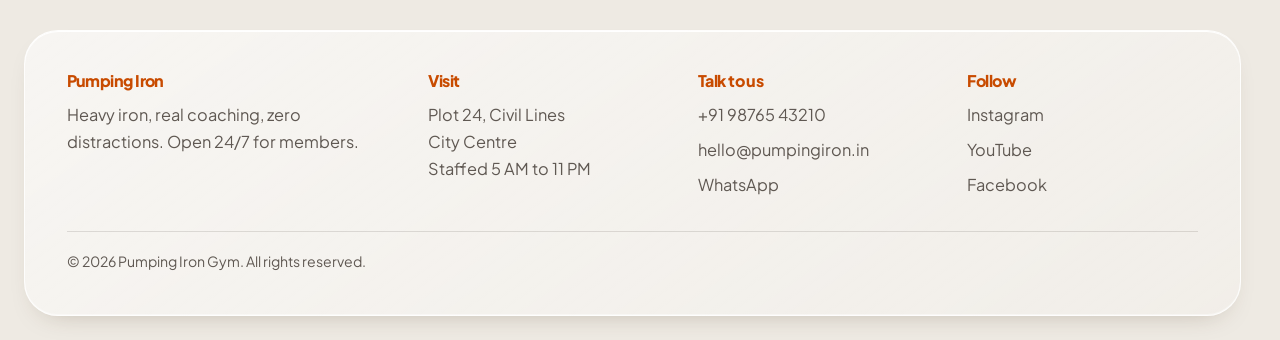
<file: store.html>
<!DOCTYPE html>
<html lang="en">
<head>
<meta charset="UTF-8">
<meta name="viewport" content="width=device-width, initial-scale=1.0">
<title>Store | Pumping Iron Gym</title>
<meta name="description" content="Supplements, lifting gear and apparel from Pumping Iron.">
<meta name="theme-color" content="#0A0C10">
<meta name="color-scheme" content="dark light">
<link rel="icon" href="data:image/svg+xml,%3Csvg xmlns='http://www.w3.org/2000/svg' viewBox='0 0 32 32'%3E%3Crect width='32' height='32' fill='%230A0C10'/%3E%3Cpath d='M11 5h9l-4 22H7z' fill='%23FF6A1F'/%3E%3C/svg%3E">
<link rel="preconnect" href="https://fonts.googleapis.com"><link rel="preconnect" href="https://fonts.gstatic.com" crossorigin>
<link href="https://fonts.googleapis.com/css2?family=Plus+Jakarta+Sans:wght@400..800&family=Big+Shoulders+Display:wght@700..900&display=swap" rel="stylesheet">
<link rel="preload" as="image" href="img-plate.webp" fetchpriority="high">
<link rel="stylesheet" href="style.css?v=6">
</head>
<body>
<a class="skip" href="#main">Skip to content</a>
<header class="hd"><div class="container">
<a href="index.html" class="logo" aria-label="Pumping Iron home">Pumping Iron</a>
<nav class="dn" aria-label="Main"><a href="index.html">Home</a><a href="about.html">About</a><a href="classes.html">Classes</a><a href="trainers.html">Trainers</a><a href="calculators.html">Calculators</a><a href="bookings.html">Bookings</a><a href="memberships.html">Memberships</a><a href="store.html" aria-current="page">Store</a><a href="community.html">Community</a><a href="contact.html">Contact</a></nav>
<div class="ha"><button class="cartb" aria-label="Open cart">Cart<span class="cn">0</span></button><a class="btn p sm" href="memberships.html">Join now</a>
<button class="mt" aria-label="Open menu" aria-expanded="false">Menu</button></div>
</div></header>
<nav class="mn" aria-label="Mobile"><a href="index.html">Home</a><a href="about.html">About</a><a href="classes.html">Classes</a><a href="trainers.html">Trainers</a><a href="calculators.html">Calculators</a><a href="bookings.html">Bookings</a><a href="memberships.html">Memberships</a><a href="store.html" aria-current="page">Store</a><a href="community.html">Community</a><a href="contact.html">Contact</a></nav>
<main id="main">
<header class="ph" style="--phi:url(img-plate.webp)"><div class="container"><h1 class="rv">Gym <em>store</em></h1><p class="rv" style="--d:1">Gear, supplements and apparel to fuel your training.</p></div></header>
<section class="sec" style="border:0"><div class="container"><div class="fl rv"><button class="fb on" data-f="all">All</button><button class="fb" data-f="supplements">Supplements</button><button class="fb" data-f="gear">Lifting gear</button><button class="fb" data-f="apparel">Apparel</button></div><div class="g4" id="sg"></div></div></section>
</main>
<footer class="ft"><div class="container">
<div class="fgrid">
<div><h4>Pumping Iron</h4><p>Heavy iron, real coaching, zero distractions. Open 24/7 for members.</p></div>
<div><h4>Visit</h4><p>Plot 24, Civil Lines<br>City Centre<br>Staffed 5 AM to 11 PM</p></div>
<div><h4>Talk to us</h4><div class="fk"><a href="tel:+919876543210">+91 98765 43210</a><a href="mailto:hello@pumpingiron.in">hello@pumpingiron.in</a><a href="https://wa.me/919876543210">WhatsApp</a></div></div>
<div><h4>Follow</h4><div class="fk"><a href="#">Instagram</a><a href="#">YouTube</a><a href="#">Facebook</a></div></div>
</div>
<div class="fbm">&copy; 2026 Pumping Iron Gym. All rights reserved.</div>
</div></footer>
<script src="main.js?v=6" defer></script>
</body>
</html>
</file>
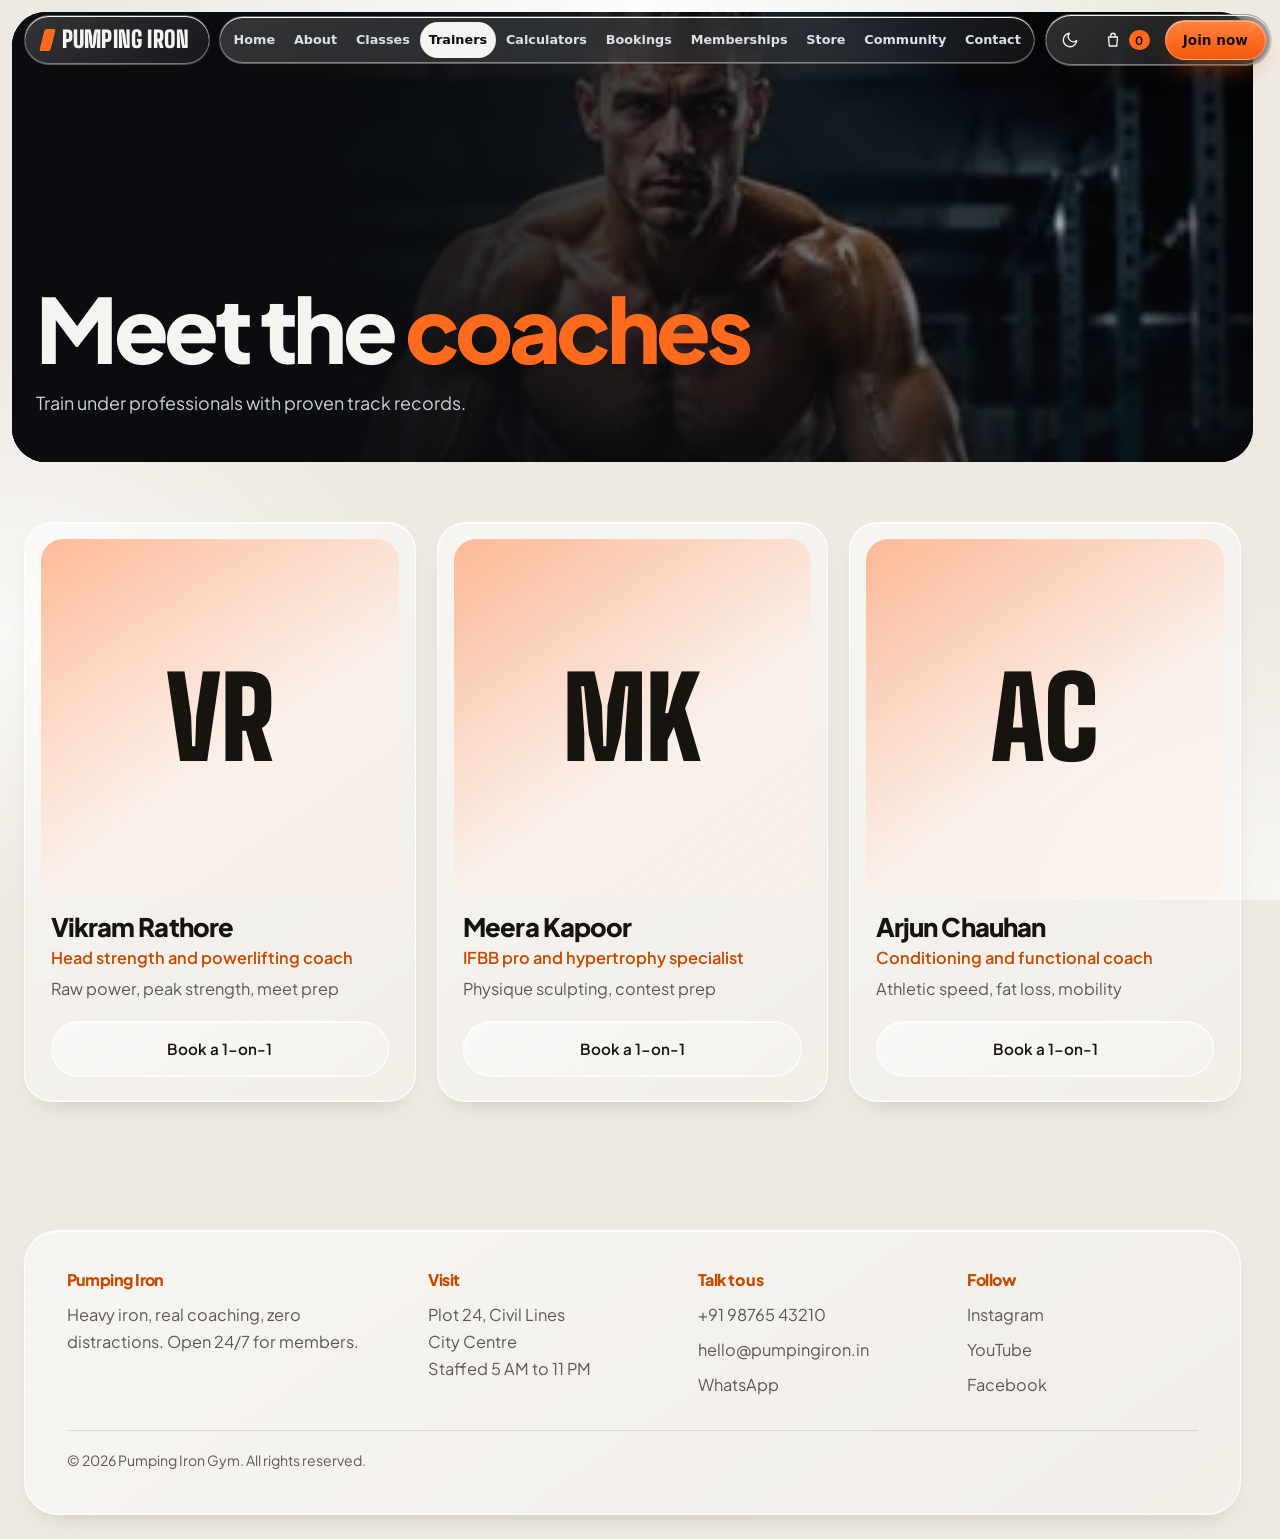
<file: trainers.html>
<!DOCTYPE html>
<html lang="en">
<head>
<meta charset="UTF-8">
<meta name="viewport" content="width=device-width, initial-scale=1.0">
<title>Trainers | Pumping Iron Gym</title>
<meta name="description" content="Meet the coaches at Pumping Iron.">
<meta name="theme-color" content="#0A0C10">
<meta name="color-scheme" content="dark light">
<link rel="icon" href="data:image/svg+xml,%3Csvg xmlns='http://www.w3.org/2000/svg' viewBox='0 0 32 32'%3E%3Crect width='32' height='32' fill='%230A0C10'/%3E%3Cpath d='M11 5h9l-4 22H7z' fill='%23FF6A1F'/%3E%3C/svg%3E">
<link rel="preconnect" href="https://fonts.googleapis.com"><link rel="preconnect" href="https://fonts.gstatic.com" crossorigin>
<link href="https://fonts.googleapis.com/css2?family=Plus+Jakarta+Sans:wght@400..800&family=Big+Shoulders+Display:wght@700..900&display=swap" rel="stylesheet">
<link rel="preload" as="image" href="img-squat.webp" fetchpriority="high">
<link rel="stylesheet" href="style.css?v=6">
</head>
<body>
<a class="skip" href="#main">Skip to content</a>
<header class="hd"><div class="container">
<a href="index.html" class="logo" aria-label="Pumping Iron home">Pumping Iron</a>
<nav class="dn" aria-label="Main"><a href="index.html">Home</a><a href="about.html">About</a><a href="classes.html">Classes</a><a href="trainers.html" aria-current="page">Trainers</a><a href="calculators.html">Calculators</a><a href="bookings.html">Bookings</a><a href="memberships.html">Memberships</a><a href="store.html">Store</a><a href="community.html">Community</a><a href="contact.html">Contact</a></nav>
<div class="ha"><button class="cartb" aria-label="Open cart">Cart<span class="cn">0</span></button><a class="btn p sm" href="memberships.html">Join now</a>
<button class="mt" aria-label="Open menu" aria-expanded="false">Menu</button></div>
</div></header>
<nav class="mn" aria-label="Mobile"><a href="index.html">Home</a><a href="about.html">About</a><a href="classes.html">Classes</a><a href="trainers.html" aria-current="page">Trainers</a><a href="calculators.html">Calculators</a><a href="bookings.html">Bookings</a><a href="memberships.html">Memberships</a><a href="store.html">Store</a><a href="community.html">Community</a><a href="contact.html">Contact</a></nav>
<main id="main">
<header class="ph" style="--phi:url(img-squat.webp)"><div class="container"><h1 class="rv">Meet the <em>coaches</em></h1><p class="rv" style="--d:1">Train under professionals with proven track records.</p></div></header><section class="sec" style="border:0"><div class="container"><div class="g3"><div class="tr rv" style="--d:0"><div class="av">VR</div><h3>Vikram Rathore</h3><p class="role">Head strength and powerlifting coach</p><p class="spec">Raw power, peak strength, meet prep</p><a class="btn b" href="bookings.html">Book a 1-on-1</a></div><div class="tr rv" style="--d:1"><div class="av">MK</div><h3>Meera Kapoor</h3><p class="role">IFBB pro and hypertrophy specialist</p><p class="spec">Physique sculpting, contest prep</p><a class="btn b" href="bookings.html">Book a 1-on-1</a></div><div class="tr rv" style="--d:2"><div class="av">AC</div><h3>Arjun Chauhan</h3><p class="role">Conditioning and functional coach</p><p class="spec">Athletic speed, fat loss, mobility</p><a class="btn b" href="bookings.html">Book a 1-on-1</a></div></div></div></section>
</main>
<footer class="ft"><div class="container">
<div class="fgrid">
<div><h4>Pumping Iron</h4><p>Heavy iron, real coaching, zero distractions. Open 24/7 for members.</p></div>
<div><h4>Visit</h4><p>Plot 24, Civil Lines<br>City Centre<br>Staffed 5 AM to 11 PM</p></div>
<div><h4>Talk to us</h4><div class="fk"><a href="tel:+919876543210">+91 98765 43210</a><a href="mailto:hello@pumpingiron.in">hello@pumpingiron.in</a><a href="https://wa.me/919876543210">WhatsApp</a></div></div>
<div><h4>Follow</h4><div class="fk"><a href="#">Instagram</a><a href="#">YouTube</a><a href="#">Facebook</a></div></div>
</div>
<div class="fbm">&copy; 2026 Pumping Iron Gym. All rights reserved.</div>
</div></footer>
<script src="main.js?v=6" defer></script>
</body>
</html>
</file>
<file: style.css>
/* PUMPING IRON: glass design with light + dark themes. Colours live in the three theme blocks below. */

/* ---------- THEMES ---------- */
:root{--bg:#0A0C10;--bg2:#10141A;--text:#F4F2EE;--mute:#A3ACB8;--line:rgba(255,255,255,.12);--stroke:rgba(255,255,255,.2);
--glass:linear-gradient(145deg,rgba(255,255,255,.14),rgba(255,255,255,.04));--glass2:linear-gradient(145deg,rgba(255,255,255,.22),rgba(255,255,255,.08));--fill:rgba(255,255,255,.07);
--hg:linear-gradient(145deg,rgba(255,255,255,.15),rgba(255,255,255,.05)),rgba(10,12,16,.3);--hg2:rgba(255,255,255,.14);--hs:rgba(255,255,255,.2);--ht:#F6F4F0;--hm:#D0D6DE;--hbg:#0A0C10;
--or:#FF6A1F;--ort:#FF7A33;--onor:#14100C;--sheet:rgba(14,17,22,.6);
--shadow:0 14px 32px -20px rgba(0,0,0,.7);--hi:inset 0 1px 0 rgba(255,255,255,.3),inset 0 -1px 0 rgba(255,255,255,.05);
--o1:rgba(255,255,255,.07);--o2:rgba(255,255,255,.04);--o3:rgba(255,255,255,.05);
--fb:'Plus Jakarta Sans','Inter',system-ui,'Segoe UI',Roboto,sans-serif;--fs:system-ui,'Segoe UI',Roboto,'Helvetica Neue',Arial,sans-serif;--fh:'Big Shoulders Display','Arial Narrow',Impact,sans-serif;
--ease:cubic-bezier(.2,.8,.2,1);--r:28px;--blur:blur(16px);color-scheme:dark}
@media(prefers-color-scheme:light){:root:not([data-theme="dark"]){--bg:#EEEAE3;--bg2:#FBFAF7;--text:#17130F;--mute:#5F5852;--line:rgba(30,22,14,.12);--stroke:rgba(255,255,255,.85);
--glass:linear-gradient(145deg,rgba(255,255,255,.55),rgba(255,255,255,.22));--glass2:linear-gradient(145deg,rgba(255,255,255,.8),rgba(255,255,255,.45));--fill:rgba(255,255,255,.4);
--hg:linear-gradient(145deg,rgba(255,255,255,.62),rgba(255,255,255,.3));--hg2:rgba(23,19,15,.07);--hs:rgba(255,255,255,.9);--ht:#17130F;--hm:#4B453F;--hbg:#EEEAE3;--ort:#C84B00;--sheet:rgba(244,241,235,.7);
--shadow:0 12px 28px -18px rgba(70,45,20,.35);--hi:inset 0 1px 0 rgba(255,255,255,.95),inset 0 -1px 0 rgba(255,255,255,.4);
--o1:rgba(255,255,255,.9);--o2:rgba(255,255,255,.6);--o3:rgba(255,255,255,.7);color-scheme:light}}
:root[data-theme="light"]{--bg:#EEEAE3;--bg2:#FBFAF7;--text:#17130F;--mute:#5F5852;--line:rgba(30,22,14,.12);--stroke:rgba(255,255,255,.85);
--glass:linear-gradient(145deg,rgba(255,255,255,.55),rgba(255,255,255,.22));--glass2:linear-gradient(145deg,rgba(255,255,255,.8),rgba(255,255,255,.45));--fill:rgba(255,255,255,.4);
--hg:linear-gradient(145deg,rgba(255,255,255,.62),rgba(255,255,255,.3));--hg2:rgba(23,19,15,.07);--hs:rgba(255,255,255,.9);--ht:#17130F;--hm:#4B453F;--hbg:#EEEAE3;--ort:#C84B00;--sheet:rgba(244,241,235,.7);
--shadow:0 12px 28px -18px rgba(70,45,20,.35);--hi:inset 0 1px 0 rgba(255,255,255,.95),inset 0 -1px 0 rgba(255,255,255,.4);
--o1:rgba(255,255,255,.9);--o2:rgba(255,255,255,.6);--o3:rgba(255,255,255,.7);color-scheme:light}

/* ---------- BASE ---------- */
*{margin:0;padding:0;box-sizing:border-box}
html{scroll-behavior:smooth;background:var(--bg);scrollbar-gutter:stable;-webkit-text-size-adjust:100%;text-size-adjust:100%}
@supports not (scrollbar-gutter:stable){html{overflow-y:scroll}}
html.sw *,html.sw *::before,html.sw *::after{transition:background-color .5s,color .5s,border-color .5s,box-shadow .5s!important}
body{font:400 1.02rem/1.65 var(--fb);color:var(--text);overflow-x:hidden;-webkit-font-smoothing:antialiased}
/* soft neutral depth behind the glass (no colour) */
body::before{content:"";position:fixed;inset:0;z-index:-2;pointer-events:none;background:radial-gradient(60vw 50vh at 50% 0%,var(--o1),transparent 70%),radial-gradient(50vw 50vh at 100% 100%,var(--o2),transparent 70%),radial-gradient(45vw 45vh at 0% 70%,var(--o3),transparent 70%)}
a{color:inherit;text-decoration:none}ul{list-style:none}
button,input,select,textarea{font:inherit;color:inherit}button{cursor:pointer;background:none;border:0}
[hidden]{display:none!important}
::selection{background:var(--or);color:var(--onor)}
:focus-visible{outline:2px solid var(--or);outline-offset:3px}
::placeholder{color:var(--mute);opacity:.75}
option{background:var(--bg2);color:var(--text)}
h1,h2,h3,h4{font-family:var(--fb);font-weight:800;letter-spacing:-.035em;line-height:1.05}
.container{max-width:1280px;margin:0 auto;padding:0 1.5rem}
.skip{position:absolute;left:-999px}.skip:focus{left:1rem;top:1rem;z-index:99;background:var(--or);color:var(--onor);padding:.6rem 1rem;border-radius:12px}
@keyframes fi{from{opacity:0;transform:translateY(12px)}to{opacity:1;transform:none}}
.pop{animation:fi .4s var(--ease)}
html.leaving main .rv,html.leaving main .hero,html.leaving main .ph{opacity:0;transform:translateY(-8px);transition:opacity .13s ease,transform .13s ease;transition-delay:0s}

/* glass surfaces */
.qt,.row,.plan,.pc,.tr,.q,.pv a,.lb,.cts,.cp.on,.split>.rv,.split>form,.fl,.bt,.ft>.container,.hs{background:var(--glass);border:1px solid var(--stroke);box-shadow:var(--shadow),var(--hi)}
.hs{-webkit-backdrop-filter:var(--blur);backdrop-filter:var(--blur)}

/* ---------- HEADER: three floating glass pills (logo, menu, actions) ---------- */
.hd{position:fixed;top:14px;left:0;right:0;z-index:50;pointer-events:none}
.hd .container{max-width:1360px;display:flex;align-items:center;justify-content:space-between;gap:.8rem}
.hd .logo,.hd .dn,.hd .ha{pointer-events:auto}
.hd.over{--hg:linear-gradient(145deg,rgba(255,255,255,.17),rgba(255,255,255,.05)),rgba(10,12,16,.3);--hg2:rgba(255,255,255,.16);--hs:rgba(255,255,255,.22);--ht:#F6F4F0;--hm:#DCE1E8;--hbg:#0A0C10}
.logo,.dn,.ha{background:var(--hg);-webkit-backdrop-filter:var(--blur);backdrop-filter:var(--blur);border:1px solid var(--hs);border-radius:999px;box-shadow:var(--shadow),var(--hi);transition:background .35s,border-color .35s}
.logo{font-synthesis:none;min-width:11.6rem;justify-content:center;flex-shrink:0;height:50px;padding:0 1.15rem 0 1rem;font:900 1.55rem/1 var(--fh);text-transform:uppercase;letter-spacing:.01em;display:flex;align-items:center;gap:.55rem;white-space:nowrap;color:var(--ht)}
.logo::before{content:"";width:11px;height:22px;background:var(--or);transform:skewX(-14deg);border-radius:2px}
.dn{position:relative;display:flex;flex-shrink:0;gap:.1rem;padding:.3rem}
.ind{position:absolute;left:0;top:0;width:0;height:0;border-radius:999px;background:var(--ht);z-index:0;pointer-events:none;opacity:0;will-change:transform,width;transition:transform .55s var(--ease),width .55s var(--ease),opacity .3s}.ind.on{opacity:1}
.hd .btn,.hd .mt,.dn a{font-family:var(--fs)}
.dn a{position:relative;z-index:1;white-space:nowrap;padding:.5rem .62rem;border-radius:999px;font-size:.85rem;font-weight:600;color:var(--hm);transition:background .35s,color .35s}
.dn a:hover{color:var(--ht);background:var(--hg2)}.dn a[aria-current],.dn a[aria-current]:hover{background:none;color:var(--hbg)}
.ha{display:flex;align-items:center;gap:.25rem;padding:.3rem}
.tg{width:38px;height:38px;border-radius:50%;display:grid;place-items:center;color:var(--ht);transition:background .3s,transform .5s var(--ease)}
.tg:hover{background:var(--hg2)}.tg:active{transform:scale(.9) rotate(20deg)}
.tg svg{width:18px;height:18px;fill:none;stroke:currentColor;stroke-width:1.8;stroke-linecap:round;stroke-linejoin:round}
:root[data-theme="light"] .tg .sun{display:none}:root:not([data-theme="light"]) .tg .moon{display:none}
.cartb{padding:.45rem .7rem;border-radius:999px;font-size:0;color:var(--ht);display:flex;align-items:center;transition:background .3s}.cartb:hover{background:var(--hg2)}
.cartb::before{content:"";width:18px;height:18px;background:currentColor;-webkit-mask:url("data:image/svg+xml,%3Csvg xmlns='http://www.w3.org/2000/svg' viewBox='0 0 24 24' fill='none' stroke='black' stroke-width='1.8' stroke-linecap='round' stroke-linejoin='round'%3E%3Cpath d='M6 8h12l-1 12H7L6 8z'/%3E%3Cpath d='M9 8V6a3 3 0 0 1 6 0v2'/%3E%3C/svg%3E") center/contain no-repeat;mask:url("data:image/svg+xml,%3Csvg xmlns='http://www.w3.org/2000/svg' viewBox='0 0 24 24' fill='none' stroke='black' stroke-width='1.8' stroke-linecap='round' stroke-linejoin='round'%3E%3Cpath d='M6 8h12l-1 12H7L6 8z'/%3E%3Cpath d='M9 8V6a3 3 0 0 1 6 0v2'/%3E%3C/svg%3E") center/contain no-repeat}
.cn{min-width:1.3rem;height:1.3rem;margin-left:.45rem;padding:0 .3rem;border-radius:999px;background:var(--or);color:var(--onor);font-size:.72rem;font-weight:700;display:inline-grid;place-items:center}
.cn.bump{animation:bump .4s var(--ease)}@keyframes bump{50%{transform:scale(1.35)}}
.mt{display:none;padding:.45rem .95rem;border-radius:999px;font-weight:600;font-size:.88rem;position:relative;z-index:60;color:var(--ht)}.mt:hover{background:var(--hg2)}
.mn{position:fixed;inset:0;z-index:45;background:var(--sheet);-webkit-backdrop-filter:blur(22px);backdrop-filter:blur(22px);padding:6.5rem 1.5rem 2rem;display:flex;flex-direction:column;justify-content:center;gap:.1rem;opacity:0;pointer-events:none;transition:opacity .35s;counter-reset:n;overflow-y:auto}
.mn.o{opacity:1;pointer-events:auto}
.mn a{font:600 2.3rem/1.15 var(--fb);letter-spacing:-.035em;display:flex;gap:1rem;align-items:baseline;border-bottom:1px solid var(--line);padding:.45rem 0;transform:translateY(14px);opacity:0;transition:.55s var(--ease)}
.mn a::before{counter-increment:n;content:counter(n,decimal-leading-zero);font:600 .85rem var(--fb);color:var(--ort)}
.mn.o a{transform:none;opacity:1}.mn a[aria-current]{color:var(--ort)}
.mn a:nth-child(2){transition-delay:.04s}.mn a:nth-child(3){transition-delay:.08s}.mn a:nth-child(4){transition-delay:.12s}.mn a:nth-child(5){transition-delay:.16s}.mn a:nth-child(6){transition-delay:.2s}.mn a:nth-child(n+7){transition-delay:.24s}

/* ---------- theme switch: circle reveal ---------- */
::view-transition-old(root),::view-transition-new(root){animation:none;mix-blend-mode:normal}
::view-transition-old(root){z-index:1}::view-transition-new(root){z-index:2}

/* ---------- BUTTONS ---------- */
.btn{display:inline-flex;align-items:center;justify-content:center;gap:.5rem;padding:.9rem 1.7rem;border-radius:999px;font-weight:600;font-size:.95rem;white-space:nowrap;background:var(--glass);border:1px solid var(--stroke);color:var(--text);box-shadow:var(--hi);transition:transform .45s var(--ease),background .3s,box-shadow .4s,border-color .3s}
.btn:hover{background:var(--glass2);transform:translateY(-2px)}.btn:active{transform:scale(.97)}
.btn.p{background:linear-gradient(180deg,#FF8645,#FF6A1F 55%,#EE5A0E);color:var(--onor);border-color:rgba(255,255,255,.3);box-shadow:0 12px 30px -12px rgba(255,106,31,.75),inset 0 1px 0 rgba(255,255,255,.4)}
.btn.p:hover{box-shadow:0 18px 40px -12px rgba(255,106,31,.9),inset 0 1px 0 rgba(255,255,255,.45)}
.btn.sm{padding:.5rem 1.05rem;font-size:.85rem}.btn.b{display:flex;width:100%}

/* ---------- HERO + PAGE HEADERS (cinematic rounded cards, always dark) ---------- */
.hero,.ph{--text:#F6F4F0;--mute:#CBD1DA;--glass:linear-gradient(145deg,rgba(255,255,255,.16),rgba(255,255,255,.05)),rgba(10,12,16,.22);--glass2:rgba(255,255,255,.2);--stroke:rgba(255,255,255,.24);--line:rgba(255,255,255,.16);--bg:#0A0C10;margin:12px;border-radius:34px;position:relative;overflow:hidden;isolation:isolate;background:#0A0C10;color:var(--text)}
.hero{min-height:calc(100vh - 24px);min-height:calc(100svh - 24px);display:flex;flex-direction:column;justify-content:flex-end}
.hero::before{content:"";position:absolute;inset:0;z-index:-2;background:url(hero.webp) center/cover no-repeat}
.hero::after{content:"";position:absolute;inset:0;z-index:-1;background:linear-gradient(90deg,rgba(10,12,16,.7),transparent 62%),linear-gradient(0deg,rgba(10,12,16,.7),transparent 42%)}
.hero>.container{width:100%}
.hc{padding-top:9rem;padding-bottom:1rem}
.hero h1{font:900 clamp(3.2rem,8.2vw,7.6rem)/.9 var(--fh);text-transform:uppercase;letter-spacing:.005em;margin-bottom:1.5rem}
.ln{display:block;overflow:hidden;padding-bottom:.06em}.ln>span{display:block;transform:translateY(108%);animation:ln 1.1s var(--ease) forwards;animation-delay:calc(var(--d,0)*.14s + .2s)}
.ln.o>span{color:var(--or)}@keyframes ln{to{transform:none}}
.hero .lead{font-size:1.15rem;color:var(--mute);max-width:480px;margin-bottom:2rem;opacity:0;animation:fi .8s var(--ease) .55s forwards}
.hb{display:flex;gap:.8rem;flex-wrap:wrap;opacity:0;animation:fi .8s var(--ease) .65s forwards}
.hs{width:calc(100% - 3rem);max-width:1232px;margin:2.5rem auto 1.5rem;border-radius:26px;opacity:0;animation:fi .8s var(--ease) .75s forwards}
.hs .container{display:grid;grid-template-columns:repeat(3,1fr);padding:0;max-width:none}
.hs>.container>div{padding:1.2rem 1.6rem;border-left:1px solid var(--line)}.hs>.container>div:first-child{border:0}
.hs b{display:block;font:800 clamp(2rem,3.6vw,3rem)/1 var(--fh);color:var(--text)}.hs span{color:var(--mute);font-size:.9rem}
.ph{display:flex;align-items:flex-end;min-height:clamp(340px,50vh,460px);padding:8.5rem 0 2.8rem}
.ph::before{content:"";position:absolute;inset:0;z-index:-2;background:var(--phi,none) 78% 24%/cover no-repeat}
.ph::after{content:"";position:absolute;inset:0;z-index:-1;background:linear-gradient(90deg,#0A0C10 24%,rgba(10,12,16,.7) 56%,rgba(10,12,16,.2)),linear-gradient(0deg,rgba(10,12,16,.6),transparent 45%)}
.ph>.container{width:100%}
.ph h1{font-size:clamp(2.6rem,7vw,5.6rem);letter-spacing:-.05em;margin-bottom:.8rem}.ph h1 em{font-style:normal;color:var(--or)}.ph p{color:var(--mute);font-size:1.12rem;max-width:520px}
.ph+.sec{padding-top:3rem}

/* ---------- SECTIONS ---------- */
.sec{padding:6rem 0}
.sh{display:flex;justify-content:space-between;align-items:flex-end;gap:2rem;margin-bottom:2.6rem;flex-wrap:wrap}
.sh h2{font-size:clamp(2.3rem,5vw,4rem)}.sh p{color:var(--mute);max-width:360px}
.rv{opacity:0;transform:translateY(14px);transition:opacity .4s var(--ease),transform .4s var(--ease);transition-delay:calc(var(--d,0)*.04s)}
.rv.in{opacity:1;transform:none}

/* rows (home disciplines + classes) */
.rows{display:block}
.row{display:grid;grid-template-columns:70px 1fr 1.1fr auto;gap:1.5rem;align-items:center;padding:1.3rem 1.6rem;margin-bottom:.9rem;border-radius:26px;transition:transform .45s var(--ease),border-color .3s,background .3s}
.row:hover{transform:translateY(-3px);background:var(--glass2);border-color:rgba(255,106,31,.55)}
.row .n{font:800 1.5rem var(--fh);color:var(--ort)}
.row h3{font-size:clamp(1.3rem,2.4vw,1.75rem)}.row p{color:var(--mute);font-size:.95rem}.row .mt2{font-weight:500;font-size:.92rem;opacity:.85}.row .go{font-weight:600;color:var(--ort)}
.fl{display:flex;gap:.3rem;flex-wrap:wrap;margin-bottom:1.8rem;padding:.3rem;width:fit-content;max-width:100%;border-radius:999px}
.fb{padding:.5rem 1.1rem;border-radius:999px;font-weight:500;font-size:.92rem;color:var(--mute);transition:background .3s,color .3s}.fb:hover{color:var(--text)}.fb.on{background:var(--text);color:var(--bg)}

/* statement, facts, lists */
.stm{display:grid;grid-template-columns:1.5fr 1fr;gap:4rem;align-items:start}
.stm h2{font-size:clamp(2.2rem,4.6vw,3.9rem);line-height:1.04}.stm h2 em{font-style:normal;color:var(--ort)}
.facts{display:grid;gap:1.3rem}.facts>div{border-top:1px solid var(--line);padding-top:1rem}.facts h4{font-size:1.1rem;color:var(--ort);margin-bottom:.2rem}.facts p{color:var(--mute)}
.ck{display:grid;gap:.7rem;margin:1.4rem 0}.ck li{padding-left:1.7rem;position:relative;color:var(--mute)}.ck li::before{content:"";position:absolute;left:0;top:.5em;width:.7rem;height:.7rem;border-radius:50%;background:var(--or);box-shadow:0 0 0 4px rgba(255,106,31,.2)}
.pv{display:grid;grid-template-columns:repeat(3,1fr);gap:1.2rem}
.pv a{padding:2rem;border-radius:var(--r);transition:transform .45s var(--ease),background .3s,border-color .3s}.pv a:hover{transform:translateY(-4px);background:var(--glass2);border-color:rgba(255,106,31,.55)}
.pv h3{font-size:1.5rem}.pv b{display:block;font:800 3rem/1 var(--fh);color:var(--ort);margin:.5rem 0 .2rem}.pv span{color:var(--mute)}
.cta{padding:3rem 0 5rem}
.cta .container{max-width:1232px;width:calc(100% - 3rem);display:flex;justify-content:space-between;align-items:center;gap:2rem;flex-wrap:wrap;padding:3.2rem;border-radius:36px;color:#14100C;background:radial-gradient(60% 120% at 100% 0,rgba(255,255,255,.3),transparent 60%),linear-gradient(135deg,#FF8645,#F2570F);box-shadow:0 40px 80px -40px rgba(255,106,31,.7),inset 0 1px 0 rgba(255,255,255,.45)}
.cta h2{font-size:clamp(2.2rem,5vw,4rem);max-width:700px}.cta p{margin-top:.7rem;font-weight:500;max-width:480px}
.cta .btn{background:#14100C;color:#F6F4F0;border-color:#14100C}.cta .btn:hover{background:#000}

/* quote */
.qsec{padding:2rem 0 4rem}
.qt{position:relative;padding:clamp(2.6rem,6vw,5.5rem) clamp(1.5rem,5vw,4.5rem);border-radius:40px;text-align:center;overflow:hidden;isolation:isolate}
.qt::before{content:"\201C";position:absolute;top:-.1em;left:.1em;font:900 clamp(9rem,22vw,18rem)/1 var(--fh);color:var(--or);opacity:.16;z-index:-1}
.qt p{font:900 clamp(2.3rem,6.4vw,5.6rem)/.96 var(--fh);text-transform:uppercase;letter-spacing:.005em}
.qt .o{color:var(--or)}
.qt .w{display:inline-block;font-style:normal;opacity:0;transform:translateY(.45em);transition:opacity .7s var(--ease),transform .8s var(--ease);transition-delay:calc(var(--i)*65ms)}
.qt.in .w{opacity:1;transform:none;filter:none}
.qt.rv{opacity:1;transform:none;filter:none;transition:none}

/* trainers */
.g3{display:grid;grid-template-columns:repeat(3,1fr);gap:1.3rem}.g4{display:grid;grid-template-columns:repeat(4,1fr);gap:1.2rem}
.tr{padding:1rem 1rem 1.5rem;border-radius:var(--r);transition:transform .45s var(--ease),border-color .3s}.tr:hover{transform:translateY(-4px);border-color:rgba(255,106,31,.55)}
.tr .av{aspect-ratio:1/1;border-radius:22px;background:linear-gradient(145deg,rgba(255,106,31,.45),rgba(255,106,31,.05) 58%),var(--fill);display:grid;place-items:center;font:900 clamp(4.5rem,9vw,7rem)/1 var(--fh);color:var(--text);margin-bottom:1.1rem}
.tr>:not(.av){margin-inline:.6rem}.tr h3{font-size:1.6rem}.tr .role{color:var(--ort);font-weight:600;margin:.25rem .6rem}.tr .spec{color:var(--mute);margin-bottom:1.1rem}.tr .btn.b{width:calc(100% - 1.2rem)}

/* forms + panels */
.split{display:grid;grid-template-columns:1fr 1.25fr;gap:1.3rem;align-items:start}
.split>.rv,.split>form{padding:2.2rem;border-radius:var(--r)}
.split h3{font-size:1.9rem;margin-bottom:.8rem}.split p{color:var(--mute);margin-bottom:1rem}
.fg{margin-bottom:1.1rem}.fg label{display:block;margin-bottom:.4rem;font-size:.85rem;font-weight:500;color:var(--mute)}
.fg input,.fg select,.fg textarea{width:100%;padding:.9rem 1rem;border-radius:16px;background:var(--fill);border:1px solid var(--line);transition:border-color .25s,box-shadow .25s}
.fg input:focus,.fg select:focus,.fg textarea:focus{outline:none;border-color:var(--or);box-shadow:0 0 0 4px rgba(255,106,31,.2)}
.fr{display:grid;grid-template-columns:repeat(2,1fr);gap:1rem}
.info{display:grid;gap:1.1rem;margin-top:1.6rem}.info>div{border-top:1px solid var(--line);padding-top:.9rem}.info h4{font-size:1rem;color:var(--ort)}

/* calculators */
.cw{display:grid;grid-template-columns:240px 1fr;gap:1.3rem;align-items:start}
.cts{display:grid;gap:.3rem;padding:.4rem;border-radius:26px}
.ct{text-align:left;padding:.85rem 1.1rem;border-radius:20px;font-weight:600;color:var(--mute);transition:background .3s,color .3s}.ct:hover{color:var(--text);background:var(--glass2)}.ct.on{background:var(--text);color:var(--bg)}
.cp{display:none}.cp.on{display:block;padding:2rem;border-radius:var(--r);animation:fi .5s var(--ease)}
.cr:not(:empty){margin-top:1.4rem;padding:1.2rem 1.4rem;border-radius:20px;background:rgba(255,106,31,.13);border:1px solid rgba(255,106,31,.4);animation:fi .4s var(--ease)}
.cr b{display:block;font:800 2.6rem/1 var(--fh);color:var(--ort)}.cr small{display:block;color:var(--mute);font-size:.88rem;margin-top:.4rem}

/* memberships */
.bt{display:flex;align-items:center;gap:.9rem;margin-bottom:1.8rem;font-weight:600;width:fit-content;padding:.55rem 1.2rem;border-radius:999px}
.sw{position:relative;width:52px;height:30px}.sw input{opacity:0;position:absolute;inset:0;z-index:2;cursor:pointer;width:100%;height:100%}
.sl{position:absolute;inset:0;background:var(--fill);border:1px solid var(--line);border-radius:999px;transition:.3s}.sl::before{content:"";position:absolute;width:22px;height:22px;left:3px;top:3px;border-radius:50%;background:#fff;box-shadow:0 2px 6px rgba(0,0,0,.35);transition:transform .4s var(--ease)}
.sw input:checked+.sl{background:var(--or);border-color:var(--or)}.sw input:checked+.sl::before{transform:translateX(22px)}.sw input:focus-visible+.sl{outline:2px solid var(--or);outline-offset:3px}
.sv{background:var(--or);color:var(--onor);font-size:.75rem;font-weight:700;padding:.12rem .55rem;border-radius:999px;margin-left:.4rem}
.plans{display:grid;grid-template-columns:repeat(3,1fr);gap:1.2rem;align-items:stretch}
.plan{padding:2.2rem 1.9rem;border-radius:var(--r);display:flex;flex-direction:column;transition:transform .45s var(--ease)}.plan:hover{transform:translateY(-4px)}
.plan.f{border-color:rgba(255,106,31,.65);background:linear-gradient(180deg,rgba(255,106,31,.22),transparent 65%),var(--glass);box-shadow:0 34px 70px -34px rgba(255,106,31,.6),var(--hi)}
.plan .tag{display:inline-block;width:fit-content;color:var(--ort);font-weight:600;font-size:.8rem;margin-bottom:.5rem;min-height:1.4rem}.plan .tag:not(:empty){background:rgba(255,106,31,.16);border:1px solid rgba(255,106,31,.4);padding:.1rem .7rem;border-radius:999px}
.plan h3{font-size:1.9rem}.pr{font:800 4rem/1 var(--fh);margin:.8rem 0 .2rem}.pr small{font:500 1rem var(--fb);color:var(--mute)}.bn{color:var(--mute);font-size:.85rem}.plan>p{color:var(--mute);margin-top:.5rem}
.pf{margin:1.3rem 0 1.8rem}.pf li{padding:.65rem 0;border-top:1px solid var(--line);color:var(--mute)}.pf .no{opacity:.5;text-decoration:line-through}.plan .btn{margin-top:auto}

/* store */
.pc{display:flex;flex-direction:column;padding:1rem;border-radius:24px;transition:transform .45s var(--ease),border-color .3s}.pc:hover{transform:translateY(-4px);border-color:rgba(255,106,31,.55)}
.pi{aspect-ratio:4/3;border-radius:18px;background:linear-gradient(145deg,rgba(255,106,31,.3),transparent 62%),var(--fill);margin-bottom:1rem;padding:1rem;display:flex;flex-direction:column;justify-content:space-between}
.pi b{font:900 3.2rem/1 var(--fh);color:transparent;-webkit-text-stroke:1.5px var(--ort)}.pi span{color:var(--mute);font-size:.82rem;font-weight:600}
.pc h3{font-size:1.2rem;padding:0 .4rem}.pp{font:800 1.5rem var(--fh);color:var(--ort);margin:.3rem .4rem}.pc p{color:var(--mute);font-size:.9rem;flex-grow:1;margin:0 .4rem 1rem}

/* community */
.q{padding:1.8rem;border-radius:var(--r)}.q p{font-size:1.1rem;line-height:1.55;margin-bottom:1.2rem}.q h4{font-size:1.15rem}.q small{color:var(--mute)}
.lb{padding:.4rem 1.4rem;border-radius:var(--r)}
.lb li{display:grid;grid-template-columns:70px 1fr auto;align-items:center;padding:1.1rem 0;border-bottom:1px solid var(--line);font-weight:500}.lb li:last-child{border:0}
.lb em{font:800 2rem var(--fh);color:var(--ort);font-style:normal}.lb strong{font:800 1.4rem var(--fh);text-transform:uppercase}

/* faq */
.fq{border-bottom:1px solid var(--line)}.fq:last-child{border:0}
.fq button{width:100%;display:flex;justify-content:space-between;gap:1rem;padding:1.1rem 0;text-align:left;font-weight:600}
.fq button::after{content:"+";color:var(--ort);font-size:1.5rem;line-height:1;transition:transform .4s var(--ease)}.fq.o button::after{transform:rotate(45deg)}
.fa{display:grid;grid-template-rows:0fr;transition:grid-template-rows .4s var(--ease)}.fa>div{overflow:hidden;color:var(--mute)}.fa p{padding-bottom:1.1rem;margin:0!important}.fq.o .fa{grid-template-rows:1fr}

/* cart, modal, toast */
.ov{position:fixed;inset:0;background:rgba(0,0,0,.35);-webkit-backdrop-filter:blur(4px);backdrop-filter:blur(4px);z-index:70;opacity:0;pointer-events:none;transition:.35s}.ov.o{opacity:1;pointer-events:auto}
.dr{position:fixed;top:12px;right:12px;bottom:12px;width:min(420px,calc(100% - 24px));background:var(--sheet);-webkit-backdrop-filter:blur(22px);backdrop-filter:blur(22px);border:1px solid var(--stroke);border-radius:30px;box-shadow:var(--shadow),var(--hi);z-index:80;display:flex;flex-direction:column;transform:translateX(calc(100% + 24px));transition:transform .55s var(--ease);overflow:hidden}.dr.o{transform:none}
.dh{padding:1.3rem 1.5rem;border-bottom:1px solid var(--line);display:flex;justify-content:space-between;align-items:center}.dh h3{font-size:1.6rem}
.x{font-size:1.8rem;line-height:1;width:38px;height:38px;border-radius:50%;transition:background .3s}.x:hover{background:var(--glass2)}
.di{flex:1;overflow-y:auto;padding:1.2rem;display:grid;gap:.7rem;align-content:start}
.cr2{display:flex;justify-content:space-between;align-items:center;gap:1rem;padding:.9rem 1rem;background:var(--fill);border:1px solid var(--line);border-radius:18px}.cr2 small{color:var(--mute)}
.qb{display:flex;gap:.4rem}.qb button{width:32px;height:32px;border:1px solid var(--line);border-radius:50%;transition:.25s}.qb button:hover{background:var(--glass2);border-color:var(--or)}
.df{padding:1.3rem;border-top:1px solid var(--line)}.cb{display:flex;gap:.6rem;margin-bottom:1rem}.cb input{flex:1;min-width:0;padding:.7rem 1rem;background:var(--fill);border:1px solid var(--line);border-radius:999px}.cb .btn{padding:.6rem 1.1rem}
.tt{display:flex;justify-content:space-between;align-items:baseline;font:700 1.4rem var(--fb);margin-bottom:1rem}.tt b{font:800 1.9rem var(--fh);color:var(--ort)}
.md{position:fixed;inset:0;z-index:90;display:grid;place-items:center;padding:1rem;background:rgba(0,0,0,.4);-webkit-backdrop-filter:blur(8px);backdrop-filter:blur(8px);animation:fi .3s}
.mc{width:min(460px,100%);background:var(--sheet);-webkit-backdrop-filter:blur(22px);backdrop-filter:blur(22px);border:1px solid var(--stroke);border-radius:30px;padding:2rem;position:relative;box-shadow:var(--shadow),var(--hi)}
.mc .x{position:absolute;top:.8rem;right:.9rem}.mc h3{font-size:1.9rem;margin-bottom:.4rem}.mc p{color:var(--mute)}
.ts{position:fixed;left:50%;bottom:1.8rem;z-index:100;transform:translate(-50%,24px);opacity:0;pointer-events:none;background:var(--sheet);-webkit-backdrop-filter:blur(24px) saturate(185%);backdrop-filter:blur(24px) saturate(185%);border:1px solid var(--stroke);color:var(--text);padding:.8rem 1.4rem;border-radius:999px;font-weight:500;box-shadow:var(--shadow),var(--hi);transition:.5s var(--ease);max-width:92vw;text-align:center}.ts.o{transform:translate(-50%,0);opacity:1}

/* ---------- FOOTER ---------- */
.ft{padding:2rem 0 1.5rem}
.ft>.container{max-width:1232px;width:calc(100% - 3rem);padding:2.6rem;border-radius:34px}
.fgrid{display:grid;grid-template-columns:1.4fr 1fr 1fr 1fr;gap:2.4rem;margin-bottom:2rem}
.ft h4{font-size:1rem;color:var(--ort);margin-bottom:.8rem}.ft p,.fk a{color:var(--mute)}.fk{display:grid;gap:.5rem}.fk a:hover{color:var(--text)}
.fbm{border-top:1px solid var(--line);padding-top:1.1rem;color:var(--mute);font-size:.88rem}

/* ---------- RESPONSIVE ---------- */
@media(max-width:1500px){.dn a{padding:.48rem .54rem;font-size:.8rem}.logo{font-size:1.45rem}.hd .container{gap:.6rem}}
@media(max-width:1240px){.dn{display:none}.mt{display:inline-flex}}
@media(max-width:992px){.stm,.split,.cw,.fgrid{grid-template-columns:1fr;gap:1.4rem}.stm{gap:2rem}.g3,.plans,.pv{grid-template-columns:1fr}.g4{grid-template-columns:1fr 1fr}.row{grid-template-columns:60px 1fr auto}.row .mt2,.row .go{display:none}.cts{grid-auto-flow:column;overflow-x:auto}.ct{white-space:nowrap}.sec{padding:4.5rem 0}.cta .container{padding:2.2rem}}
@media(max-width:640px){.g4,.fr{grid-template-columns:1fr}.hero,.ph{margin:8px;border-radius:28px}.hero{min-height:calc(100svh - 16px)}.hero::before{background-size:auto 70%;background-position:88% 0}.hero::after{background:linear-gradient(0deg,#0A0C10 34%,transparent 66%),linear-gradient(90deg,rgba(10,12,16,.55),transparent 70%)}.hs b{font-size:1.8rem}.hs>.container>div{padding:1rem .8rem}.hs span{font-size:.78rem}.hero .lead{font-size:1.02rem}.ph{min-height:300px;padding-top:7.5rem}.row{grid-template-columns:44px 1fr}.row .btn{grid-column:2;justify-self:start}.lb li{grid-template-columns:44px 1fr}.lb strong{grid-column:2;font-size:1.15rem}.ha .btn{display:none}.split>.rv,.split>form,.cp.on{padding:1.5rem}.ft>.container{padding:1.8rem}}
@media(max-width:640px){.logo{min-width:0}}
@media(max-width:460px){.hd .container{padding:0 .9rem}.logo{height:46px;padding:0 .85rem 0 .75rem;font-size:clamp(1.05rem,5.2vw,1.25rem)}.logo::before{width:9px;height:19px}.ha{gap:.1rem}.mt{padding:.4rem .7rem}.cartb{padding:.45rem .55rem}}
@media(max-width:380px){.hd .container{padding:0 .7rem}.logo{font-size:1rem;height:42px;padding:0 .7rem 0 .6rem}.logo::before{width:8px;height:16px}.ha .tg{width:30px;height:30px}.cartb{padding:.4rem .45rem}.mt{padding:.35rem .6rem;font-size:.8rem}}
@media(prefers-reduced-motion:reduce){*,*::before,*::after{animation-duration:.01ms!important;animation-delay:0s!important;transition-duration:.01ms!important}.rv,.ln>span,.hero .lead,.hb,.hs,.qt .w{opacity:1;transform:none;filter:none}}
</file>
